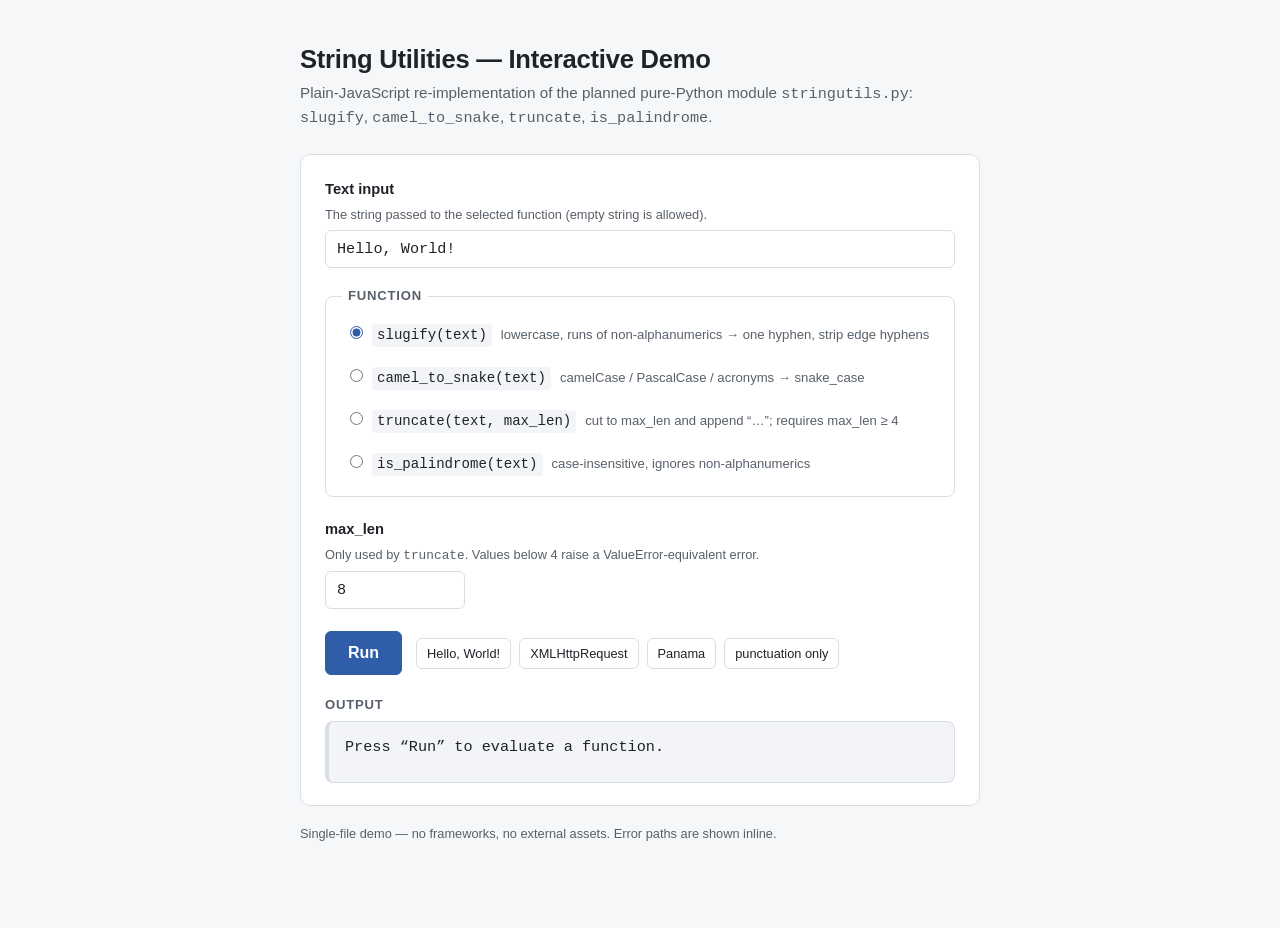
<file: artifacts/frontend/index.html>
<!DOCTYPE html>
<!-- PLAN-ID: AOP-0002230a -->
<html lang="en">
<head>
<meta charset="utf-8">
<meta name="viewport" content="width=device-width, initial-scale=1">
<title>String Utilities &mdash; Interactive Demo</title>
<style>
  :root {
    --bg: #f6f7f9;
    --card: #ffffff;
    --ink: #1f2328;
    --muted: #57606a;
    --line: #d8dee4;
    --accent: #2f5da8;
    --accent-ink: #ffffff;
    --ok-bg: #f2f8f4;
    --ok-line: #bfdccb;
    --err-bg: #fdf2f2;
    --err-line: #e6b1b1;
    --code-bg: #f2f4f7;
  }

  * { box-sizing: border-box; }

  body {
    margin: 0;
    background: var(--bg);
    color: var(--ink);
    font-family: -apple-system, BlinkMacSystemFont, "Segoe UI", Roboto,
                 Helvetica, Arial, sans-serif;
    font-size: 16px;
    line-height: 1.5;
  }

  .wrap {
    max-width: 720px;
    margin: 40px auto;
    padding: 0 20px 48px;
  }

  header h1 {
    font-size: 1.6rem;
    margin: 0 0 4px;
    letter-spacing: -0.01em;
  }

  header p.sub {
    margin: 0 0 24px;
    color: var(--muted);
    font-size: 0.95rem;
  }

  .card {
    background: var(--card);
    border: 1px solid var(--line);
    border-radius: 10px;
    padding: 22px 24px;
  }

  fieldset {
    border: 1px solid var(--line);
    border-radius: 8px;
    margin: 0 0 20px;
    padding: 12px 16px 14px;
  }

  legend {
    font-size: 0.82rem;
    font-weight: 600;
    text-transform: uppercase;
    letter-spacing: 0.06em;
    color: var(--muted);
    padding: 0 6px;
  }

  label { font-weight: 600; font-size: 0.92rem; }

  .field { margin-bottom: 18px; }
  .field:last-of-type { margin-bottom: 0; }

  .hint {
    display: block;
    font-weight: 400;
    font-size: 0.8rem;
    color: var(--muted);
    margin-top: 4px;
  }

  input[type="text"],
  input[type="number"] {
    width: 100%;
    font-family: ui-monospace, SFMono-Regular, Menlo, Consolas, monospace;
    font-size: 0.95rem;
    color: var(--ink);
    background: #fff;
    border: 1px solid var(--line);
    border-radius: 6px;
    padding: 9px 11px;
    margin-top: 6px;
  }

  input[type="number"] { max-width: 140px; }

  input[type="text"]:focus,
  input[type="number"]:focus {
    outline: 2px solid var(--accent);
    outline-offset: 1px;
    border-color: var(--accent);
  }

  .radios { display: grid; gap: 8px; }

  .radios label {
    display: flex;
    align-items: baseline;
    gap: 9px;
    font-weight: 400;
    font-size: 0.94rem;
    padding: 6px 8px;
    border-radius: 6px;
    cursor: pointer;
  }

  .radios label:hover { background: var(--code-bg); }

  .radios input[type="radio"] { margin: 0; accent-color: var(--accent); }

  .radios code {
    font-family: ui-monospace, SFMono-Regular, Menlo, Consolas, monospace;
    font-size: 0.88rem;
    background: var(--code-bg);
    padding: 1px 5px;
    border-radius: 4px;
  }

  .radios .desc { color: var(--muted); font-size: 0.82rem; }

  .actions {
    display: flex;
    align-items: center;
    gap: 14px;
    margin: 22px 0 20px;
    flex-wrap: wrap;
  }

  button {
    font: inherit;
    font-weight: 600;
    color: var(--accent-ink);
    background: var(--accent);
    border: 1px solid var(--accent);
    border-radius: 6px;
    padding: 9px 22px;
    cursor: pointer;
  }

  button:hover { background: #274d8d; }
  button:focus-visible { outline: 2px solid #14315c; outline-offset: 2px; }

  .examples { display: flex; gap: 8px; flex-wrap: wrap; }

  .examples button {
    font-weight: 500;
    font-size: 0.8rem;
    color: var(--ink);
    background: #fff;
    border: 1px solid var(--line);
    padding: 5px 10px;
  }

  .examples button:hover { background: var(--code-bg); }

  .out-label {
    font-size: 0.82rem;
    font-weight: 600;
    text-transform: uppercase;
    letter-spacing: 0.06em;
    color: var(--muted);
    margin-bottom: 6px;
  }

  #output {
    margin: 0;
    border: 1px solid var(--line);
    border-left: 4px solid var(--line);
    border-radius: 8px;
    background: var(--code-bg);
    padding: 14px 16px;
    font-family: ui-monospace, SFMono-Regular, Menlo, Consolas, monospace;
    font-size: 0.95rem;
    min-height: 62px;
    white-space: pre-wrap;
    word-break: break-word;
  }

  #output.is-error {
    background: var(--err-bg);
    border-color: var(--err-line);
    border-left-color: #c94f4f;
    color: #8a2b2b;
  }

  #output.is-ok {
    background: var(--ok-bg);
    border-color: var(--ok-line);
    border-left-color: #3f8a5f;
  }

  #output .call { color: var(--muted); font-size: 0.85rem; display: block; margin-bottom: 6px; }
  #output .value { font-weight: 600; }
  #output.is-error .value { color: #8a2b2b; }

  footer {
    margin-top: 18px;
    color: var(--muted);
    font-size: 0.8rem;
  }
</style>
</head>
<body>
<div class="wrap">
  <header>
    <h1>String Utilities &mdash; Interactive Demo</h1>
    <p class="sub">
      Plain-JavaScript re-implementation of the planned pure-Python module
      <code>stringutils.py</code>: <code>slugify</code>, <code>camel_to_snake</code>,
      <code>truncate</code>, <code>is_palindrome</code>.
    </p>
  </header>

  <main class="card">
    <div class="field">
      <label for="text-input">Text input</label>
      <span class="hint">The string passed to the selected function (empty string is allowed).</span>
      <input type="text" id="text-input" value="Hello, World!" autocomplete="off" spellcheck="false">
    </div>

    <fieldset>
      <legend>Function</legend>
      <div class="radios" id="fn-picker">
        <label>
          <input type="radio" name="fn" value="slugify" checked>
          <code>slugify(text)</code>
          <span class="desc">lowercase, runs of non-alphanumerics &rarr; one hyphen, strip edge hyphens</span>
        </label>
        <label>
          <input type="radio" name="fn" value="camel_to_snake">
          <code>camel_to_snake(text)</code>
          <span class="desc">camelCase / PascalCase / acronyms &rarr; snake_case</span>
        </label>
        <label>
          <input type="radio" name="fn" value="truncate">
          <code>truncate(text, max_len)</code>
          <span class="desc">cut to max_len and append &ldquo;&hellip;&rdquo;; requires max_len &ge; 4</span>
        </label>
        <label>
          <input type="radio" name="fn" value="is_palindrome">
          <code>is_palindrome(text)</code>
          <span class="desc">case-insensitive, ignores non-alphanumerics</span>
        </label>
      </div>
    </fieldset>

    <div class="field" id="maxlen-field">
      <label for="max-len">max_len</label>
      <span class="hint">Only used by <code>truncate</code>. Values below 4 raise a ValueError-equivalent error.</span>
      <input type="number" id="max-len" value="8" step="1" min="-10" max="200">
    </div>

    <div class="actions">
      <button type="button" id="run-btn">Run</button>
      <div class="examples">
        <button type="button" data-example="Hello, World!">Hello, World!</button>
        <button type="button" data-example="XMLHttpRequest">XMLHttpRequest</button>
        <button type="button" data-example="A man, a plan, a canal: Panama!">Panama</button>
        <button type="button" data-example="!!! ,,,">punctuation only</button>
      </div>
    </div>

    <div class="out-label">Output</div>
    <pre id="output" role="status" aria-live="polite">Press &ldquo;Run&rdquo; to evaluate a function.</pre>
  </main>

  <footer>
    Single-file demo &mdash; no frameworks, no external assets. Error paths are shown inline.
  </footer>
</div>

<script>
"use strict";

/* ------------------------------------------------------------------ *
 * Pure function implementations (mirror of the planned Python module)  *
 * ------------------------------------------------------------------ */

/** ValueError-equivalent error type used by truncate(). */
function ValueError(message) {
  this.name = "ValueError";
  this.message = message;
}
ValueError.prototype = Object.create(Error.prototype);
ValueError.prototype.constructor = ValueError;

/**
 * slugify(text) -> string
 * Lowercase the input, replace every run of one or more characters that are
 * not ASCII alphanumeric ([a-z0-9] after lowercasing) with exactly one "-",
 * then strip leading and trailing "-".
 * Equivalent to: re.sub(r'[^a-z0-9]+', '-', text.lower()).strip('-')
 */
function slugify(text) {
  return String(text)
    .toLowerCase()
    .replace(/[^a-z0-9]+/g, "-")
    .replace(/^-+|-+$/g, "");
}

/**
 * camel_to_snake(text) -> string
 * Canonical two-pass transform:
 *   1. insert "_" between any char and an uppercase letter that starts a
 *      lowercase run (acronym -> word boundary, e.g. HTTPResponse),
 *   2. insert "_" between a lowercase letter/digit and an uppercase letter
 *      (camelCase, version2Update),
 * then lowercase the result.
 */
function camel_to_snake(text) {
  return String(text)
    .replace(/(.)([A-Z][a-z]+)/g, "$1_$2")
    .replace(/([a-z0-9])([A-Z])/g, "$1_$2")
    .toLowerCase();
}

/**
 * truncate(text, max_len) -> string
 * Raises ValueError (via throw) when max_len < 4. Returns text unchanged when
 * len(text) <= max_len; otherwise text.slice(0, max_len - 3) + "...", whose
 * length is exactly max_len and which always ends with "...".
 */
function truncate(text, max_len) {
  text = String(text);
  if (max_len < 4) {
    throw new ValueError(
      "max_len must be >= 4 (ellipsis is 3 chars), got " + String(max_len)
    );
  }
  if (text.length <= max_len) {
    return text;
  }
  return text.slice(0, max_len - 3) + "...";
}

/**
 * is_palindrome(text) -> boolean
 * Keep only alphanumeric characters, lowercase them, and compare with the
 * reversed string. Empty / non-alphanumeric-only input normalizes to "" and
 * is therefore a palindrome (true).
 */
function is_palindrome(text) {
  var normalized = String(text)
    .toLowerCase()
    .replace(/[^\p{L}\p{N}]/gu, "");
  return normalized === normalized.split("").reverse().join("");
}

/* ------------------------------------------------------------------ *
 * Demo wiring                                                         *
 * ------------------------------------------------------------------ */

(function () {
  var textInput = document.getElementById("text-input");
  var maxLenInput = document.getElementById("max-len");
  var runBtn = document.getElementById("run-btn");
  var output = document.getElementById("output");
  var picker = document.getElementById("fn-picker");

  function selectedFunction() {
    var checked = picker.querySelector('input[name="fn"]:checked');
    return checked ? checked.value : "slugify";
  }

  function quote(value) {
    if (typeof value === "boolean") {
      return value ? "True" : "False";
    }
    return JSON.stringify(value);
  }

  function showOk(callText, result) {
    output.className = "is-ok";
    output.textContent = "";
    var call = document.createElement("span");
    call.className = "call";
    call.textContent = callText;
    var value = document.createElement("span");
    value.className = "value";
    value.textContent = quote(result);
    output.appendChild(call);
    output.appendChild(value);
  }

  function showError(callText, message) {
    output.className = "is-error";
    output.textContent = "";
    var call = document.createElement("span");
    call.className = "call";
    call.textContent = callText;
    var value = document.createElement("span");
    value.className = "value";
    value.textContent = message;
    output.appendChild(call);
    output.appendChild(value);
  }

  function run() {
    var fnName = selectedFunction();
    var text = textInput.value;

    if (fnName === "truncate") {
      var raw = maxLenInput.value.trim();
      var maxLen = raw === "" ? NaN : Number(raw);

      var callText = "truncate(" + JSON.stringify(text) + ", " +
        (raw === "" ? "<empty>" : String(maxLen)) + ")";

      if (raw === "" || !isFinite(maxLen) || Math.floor(maxLen) !== maxLen) {
        showError(callText,
          "InputError: max_len must be an integer (got \"" + raw + "\").");
        return;
      }

      try {
        showOk(callText, truncate(text, maxLen));
      } catch (err) {
        if (err && err.name === "ValueError") {
          showError(callText, "ValueError: " + err.message);
        } else {
          throw err;
        }
      }
      return;
    }

    var impl = { slugify: slugify, camel_to_snake: camel_to_snake,
                 is_palindrome: is_palindrome }[fnName];
    showOk(fnName + "(" + JSON.stringify(text) + ")", impl(text));
  }

  runBtn.addEventListener("click", run);

  textInput.addEventListener("keydown", function (ev) {
    if (ev.key === "Enter") {
      ev.preventDefault();
      run();
    }
  });

  Array.prototype.forEach.call(
    document.querySelectorAll(".examples button"),
    function (btn) {
      btn.addEventListener("click", function () {
        textInput.value = btn.getAttribute("data-example");
        textInput.focus();
        run();
      });
    }
  );
})();
</script>
</body>
</html>
</file>
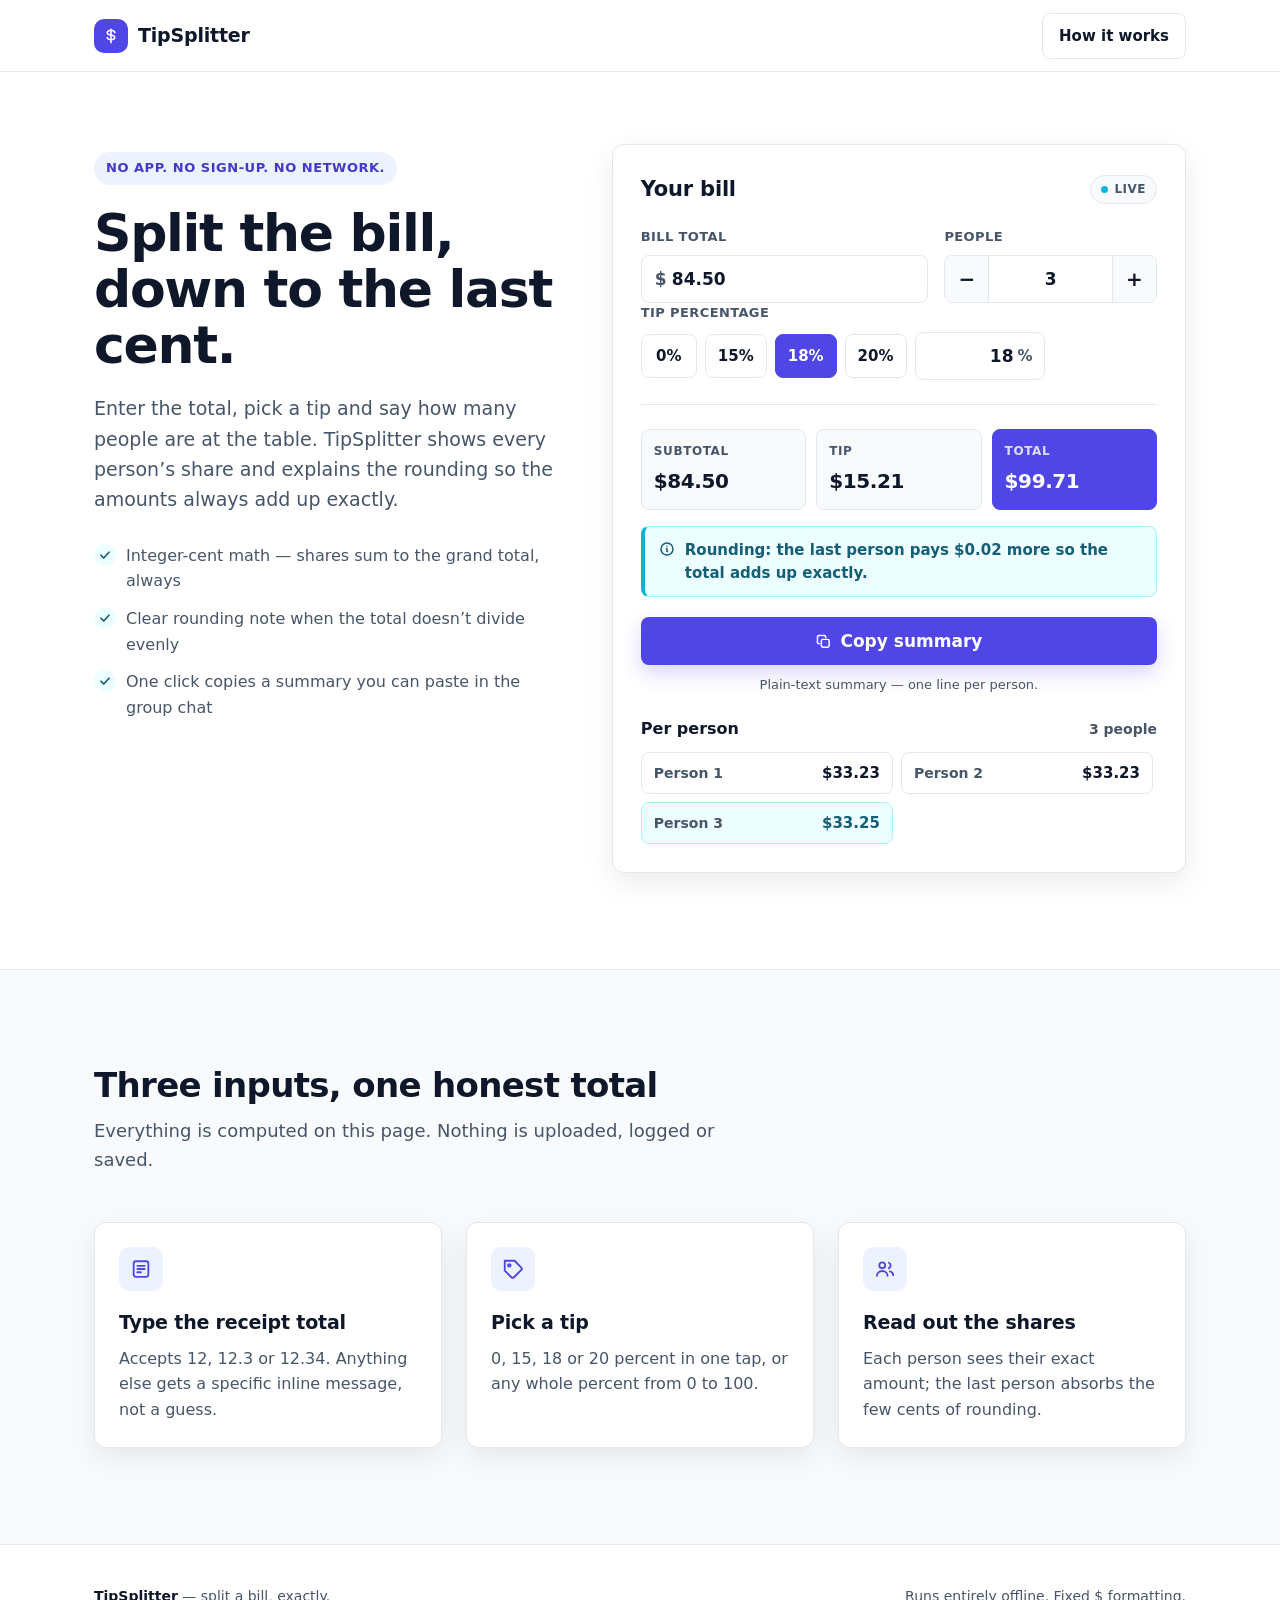
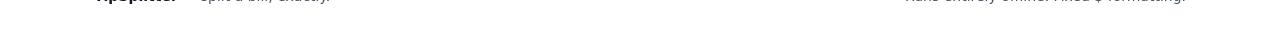
<file: deliverables/tipsplitter/index.html>
<!DOCTYPE html>
<html lang="en">
<head>
<meta charset="utf-8" />
<meta name="viewport" content="width=device-width, initial-scale=1" />
<title>TipSplitter — split a restaurant bill in seconds</title>
<meta name="description" content="Split a restaurant bill among any number of people, with tip, per-person shares and an exact rounding note. No account, no network, no install." />
<link rel="icon" href="data:," />
<link rel="stylesheet" href="styles.css" />
</head>
<body>
<a class="skip-link" href="#tool">Skip to the bill splitter</a>

<header class="nav">
  <div class="container nav__inner">
    <a class="logo" href="#top" aria-label="TipSplitter home">
      <span class="logo__mark" aria-hidden="true">
        <svg width="18" height="18" viewBox="0 0 24 24" fill="none" stroke="currentColor" stroke-width="2.1" stroke-linecap="round" stroke-linejoin="round">
          <path d="M12 3v18" />
          <path d="M17 7.5c0-1.9-2.2-3-5-3s-5 1.1-5 3 2.2 2.7 5 3.2 5 1.3 5 3.3-2.2 3-5 3-5-1.1-5-3" />
        </svg>
      </span>
      TipSplitter
    </a>
    <a class="btn--ghost nav__link" href="#how">How it works</a>
  </div>
</header>

<main id="top">
  <section class="hero">
    <div class="container hero__grid">
      <div class="hero__copy">
        <p class="eyebrow">No app. No sign-up. No network.</p>
        <h1>Split the bill, down to the last cent.</h1>
        <p class="lede">
          Enter the total, pick a tip and say how many people are at the table.
          TipSplitter shows every person&rsquo;s share and explains the rounding
          so the amounts always add up exactly.
        </p>
        <ul class="hero__bullets">
          <li>
            <span class="check" aria-hidden="true">
              <svg width="12" height="12" viewBox="0 0 24 24" fill="none" stroke="currentColor" stroke-width="3.4" stroke-linecap="round" stroke-linejoin="round"><path d="M4 12.5l5.5 5.5L20 6.5" /></svg>
            </span>
            Integer-cent math — shares sum to the grand total, always
          </li>
          <li>
            <span class="check" aria-hidden="true">
              <svg width="12" height="12" viewBox="0 0 24 24" fill="none" stroke="currentColor" stroke-width="3.4" stroke-linecap="round" stroke-linejoin="round"><path d="M4 12.5l5.5 5.5L20 6.5" /></svg>
            </span>
            Clear rounding note when the total doesn&rsquo;t divide evenly
          </li>
          <li>
            <span class="check" aria-hidden="true">
              <svg width="12" height="12" viewBox="0 0 24 24" fill="none" stroke="currentColor" stroke-width="3.4" stroke-linecap="round" stroke-linejoin="round"><path d="M4 12.5l5.5 5.5L20 6.5" /></svg>
            </span>
            One click copies a summary you can paste in the group chat
          </li>
        </ul>
      </div>

      <section class="card tool" id="tool" aria-labelledby="toolTitle">
        <div class="tool__head">
          <h2 id="toolTitle">Your bill</h2>
          <span class="pill"><span class="dot" aria-hidden="true"></span>Live</span>
        </div>

        <form id="splitForm" novalidate autocomplete="off">
          <div class="field-grid">
            <div class="field">
              <label for="bill">Bill total</label>
              <div class="input-wrap">
                <span class="prefix" aria-hidden="true">$</span>
                <input class="input input--money" id="bill" name="bill" type="text"
                       inputmode="decimal" placeholder="42.50" value="84.50"
                       aria-describedby="billError" />
              </div>
              <p class="error" id="billError" role="alert" hidden></p>
            </div>

            <div class="field">
              <label for="people">People</label>
              <div class="stepper">
                <button class="step" type="button" id="peopleDown" aria-label="Fewer people">&minus;</button>
                <input class="input input--stepper" id="people" name="people" type="text"
                       inputmode="numeric" value="3" aria-describedby="peopleError" />
                <button class="step" type="button" id="peopleUp" aria-label="More people">+</button>
              </div>
              <p class="error" id="peopleError" role="alert" hidden></p>
            </div>
          </div>

          <div class="field">
            <label for="tip">Tip percentage</label>
            <div class="tip-row">
              <button class="preset" type="button" data-tip="0" aria-pressed="false">0%</button>
              <button class="preset" type="button" data-tip="15" aria-pressed="false">15%</button>
              <button class="preset" type="button" data-tip="18" aria-pressed="true">18%</button>
              <button class="preset" type="button" data-tip="20" aria-pressed="false">20%</button>
              <span class="tip-custom">
                <input class="input" id="tip" name="tip" type="text" inputmode="numeric"
                       value="18" aria-describedby="tipError" />
                <span class="suffix" aria-hidden="true">%</span>
              </span>
            </div>
            <p class="error" id="tipError" role="alert" hidden></p>
          </div>
        </form>

        <div class="results" id="results">
          <p class="error" id="fatalError" role="alert" hidden></p>
          <p class="empty" id="emptyState">Enter a bill total to see how it splits.</p>

          <div class="results__body" id="resultsBody" hidden>
            <dl class="stats">
              <div class="stat">
                <dt>Subtotal</dt>
                <dd id="subtotalOut">$0.00</dd>
              </div>
              <div class="stat">
                <dt>Tip</dt>
                <dd id="tipOut">$0.00</dd>
              </div>
              <div class="stat stat--total">
                <dt>Total</dt>
                <dd id="grandOut">$0.00</dd>
              </div>
            </dl>

            <p class="note" id="noteOut" hidden>
              <svg width="16" height="16" viewBox="0 0 24 24" fill="none" stroke="currentColor" stroke-width="2.2" stroke-linecap="round" stroke-linejoin="round" aria-hidden="true">
                <circle cx="12" cy="12" r="9" />
                <path d="M12 8h.01M11.2 11.5h.8v4.2h.8" />
              </svg>
              <span id="noteText"></span>
            </p>

            <div class="copy-row">
              <button class="btn btn--primary" id="copyBtn" type="button">
                <svg width="17" height="17" viewBox="0 0 24 24" fill="none" stroke="currentColor" stroke-width="2.1" stroke-linecap="round" stroke-linejoin="round" aria-hidden="true">
                  <rect x="9" y="9" width="11" height="11" rx="2.2" />
                  <path d="M6.5 15H5.2A1.7 1.7 0 0 1 3.5 13.3V5.2A1.7 1.7 0 0 1 5.2 3.5h8.1A1.7 1.7 0 0 1 15 5.2v1.3" />
                </svg>
                <span id="copyLabel">Copy summary</span>
              </button>
              <p class="hint">Plain-text summary — one line per person.</p>
            </div>

            <div class="people">
              <div class="people__head">
                <h3 id="peopleTitle">Per person</h3>
                <span class="people__count" id="peopleCount"></span>
              </div>
              <ul class="people__list" id="peopleList" aria-labelledby="peopleTitle"></ul>
            </div>
          </div>

          <p class="sr-only" id="resultsStatus" role="status" aria-live="polite"></p>
        </div>
        <p class="sr-only" id="copyStatus" role="status" aria-live="polite"></p>
      </section>
    </div>
  </section>

  <section class="section section--alt" id="how">
    <div class="container">
      <div class="section__head">
        <h2>Three inputs, one honest total</h2>
        <p>Everything is computed on this page. Nothing is uploaded, logged or saved.</p>
      </div>
      <div class="grid-3">
        <article class="feature-card">
          <span class="feature-card__icon" aria-hidden="true">
            <svg width="22" height="22" viewBox="0 0 24 24" fill="none" stroke="currentColor" stroke-width="2" stroke-linecap="round" stroke-linejoin="round">
              <rect x="4" y="3.5" width="16" height="17" rx="2.4" />
              <path d="M8 8.5h8M8 12h8M8 15.5h4" />
            </svg>
          </span>
          <h3>Type the receipt total</h3>
          <p>Accepts 12, 12.3 or 12.34. Anything else gets a specific inline message, not a guess.</p>
        </article>
        <article class="feature-card">
          <span class="feature-card__icon" aria-hidden="true">
            <svg width="22" height="22" viewBox="0 0 24 24" fill="none" stroke="currentColor" stroke-width="2" stroke-linecap="round" stroke-linejoin="round">
              <path d="M20.6 13.4 13 21a2 2 0 0 1-2.8 0L3 13.8V3h10.8L21 10.4a2 2 0 0 1 0 2.8Z" />
              <circle cx="8" cy="8" r="1.4" />
            </svg>
          </span>
          <h3>Pick a tip</h3>
          <p>0, 15, 18 or 20 percent in one tap, or any whole percent from 0 to 100.</p>
        </article>
        <article class="feature-card">
          <span class="feature-card__icon" aria-hidden="true">
            <svg width="22" height="22" viewBox="0 0 24 24" fill="none" stroke="currentColor" stroke-width="2" stroke-linecap="round" stroke-linejoin="round">
              <circle cx="9" cy="8" r="3.2" />
              <path d="M3.2 19.4c0-3.1 2.6-5.2 5.8-5.2s5.8 2.1 5.8 5.2" />
              <path d="M16.2 5.2a3.2 3.2 0 0 1 0 5.9M17.4 14.6c2.1.5 3.5 2.1 3.5 4.3" />
            </svg>
          </span>
          <h3>Read out the shares</h3>
          <p>Each person sees their exact amount; the last person absorbs the few cents of rounding.</p>
        </article>
      </div>
    </div>
  </section>
</main>

<footer class="footer">
  <div class="container footer__inner">
    <p><strong>TipSplitter</strong> — split a bill, exactly.</p>
    <p>Runs entirely offline. Fixed $ formatting.</p>
  </div>
</footer>

<script>
(function () {
  'use strict';

  /* ======================================================================
     [A] MATH MIRROR — SPEC.md §5/§6.
     Pure functions only: no DOM access, no globals. All money values are
     integer cents. This is the ONLY place in this file that does arithmetic
     on money.
     ====================================================================== */

  function parseDollarsToCents(value) {
    var s = String(value === null || value === undefined ? '' : value).trim();
    if (!/^\d+(\.\d{1,2})?$/.test(s)) {
      throw new Error('Enter a valid amount like 42.50');
    }
    var parts = s.split('.');
    var dollars = parts[0].replace(/^0+(?=\d)/, '');
    if (dollars.length > 9) {
      throw new Error('That amount is too large');
    }
    var frac = parts.length > 1 ? parts[1] : '';
    while (frac.length < 2) { frac += '0'; }
    return parseInt(dollars, 10) * 100 + parseInt(frac, 10);
  }

  function formatCents(cents) {
    if (typeof cents !== 'number' || !isFinite(cents) || Math.floor(cents) !== cents) {
      throw new Error('format_cents expects an integer number of cents');
    }
    var neg = cents < 0;
    var abs = neg ? -cents : cents;
    var whole = Math.floor(abs / 100);
    var frac = abs % 100;
    return (neg ? '-' : '') + String(whole) + '.' + (frac < 10 ? '0' : '') + String(frac);
  }

  function splitBill(totalCents, tipPercent, numPeople) {
    if (Math.floor(totalCents) !== totalCents || totalCents < 0) {
      throw new Error('total_cents must be an integer >= 0');
    }
    if (Math.floor(tipPercent) !== tipPercent || tipPercent < 0 || tipPercent > 100) {
      throw new Error('tip_percent must be an integer between 0 and 100');
    }
    if (Math.floor(numPeople) !== numPeople || numPeople < 1 || numPeople > 50) {
      throw new Error('num_people must be an integer between 1 and 50');
    }

    // round-half-up, integer arithmetic only (SPEC.md §6)
    var tipCents = Math.floor((totalCents * tipPercent + 50) / 100);
    var grandCents = totalCents + tipCents;
    var base = Math.floor(grandCents / numPeople);
    var adjustment = grandCents % numPeople;

    var shares = [];
    for (var i = 0; i < numPeople; i += 1) { shares.push(base); }
    shares[numPeople - 1] += adjustment;

    var note = adjustment === 0
      ? null
      : 'Rounding: the last person pays $' + formatCents(adjustment) +
        ' more so the total adds up exactly.';

    return {
      tip_cents: tipCents,
      grand_cents: grandCents,
      per_person_base_cents: base,
      shares_cents: shares,
      last_person_adjustment_cents: adjustment,
      note: note
    };
  }

  function formatMoney(cents) {
    return '$' + formatCents(cents);
  }

  /* ======================================================================
     [B] APP — DOM wiring. Calls [A] for every number it renders.
     ====================================================================== */

  var GOLDEN = [
    { id: 'GV-1', total: 8450, tip: 18, people: 3, tip_cents: 1521, grand_cents: 9971, shares: [3323, 3323, 3325], adjustment: 2 },
    { id: 'GV-2', total: 10000, tip: 20, people: 4, tip_cents: 2000, grand_cents: 12000, shares: [3000, 3000, 3000, 3000], adjustment: 0 },
    { id: 'GV-3', total: 1, tip: 0, people: 1, tip_cents: 0, grand_cents: 1, shares: [1], adjustment: 0 },
    { id: 'GV-4', total: 999, tip: 100, people: 7, tip_cents: 999, grand_cents: 1998, shares: [285, 285, 285, 285, 285, 285, 288], adjustment: 3 }
  ];

  function sameList(a, b) {
    if (a.length !== b.length) { return false; }
    for (var i = 0; i < a.length; i += 1) { if (a[i] !== b[i]) { return false; } }
    return true;
  }

  function sumList(list) {
    var total = 0;
    for (var i = 0; i < list.length; i += 1) { total += list[i]; }
    return total;
  }

  // Dev-only parity self-check: GV-1..GV-4 plus the parse/format contract.
  function selfCheck() {
    var i, r;

    for (i = 0; i < GOLDEN.length; i += 1) {
      r = splitBill(GOLDEN[i].total, GOLDEN[i].tip, GOLDEN[i].people);
      if (r.tip_cents !== GOLDEN[i].tip_cents) { throw new Error(GOLDEN[i].id + ' tip_cents'); }
      if (r.grand_cents !== GOLDEN[i].grand_cents) { throw new Error(GOLDEN[i].id + ' grand_cents'); }
      if (!sameList(r.shares_cents, GOLDEN[i].shares)) { throw new Error(GOLDEN[i].id + ' shares_cents'); }
      if (r.last_person_adjustment_cents !== GOLDEN[i].adjustment) { throw new Error(GOLDEN[i].id + ' adjustment'); }
      if (sumList(r.shares_cents) !== r.grand_cents) { throw new Error(GOLDEN[i].id + ' invariant 1'); }
      if (r.last_person_adjustment_cents !== r.grand_cents % GOLDEN[i].people) { throw new Error(GOLDEN[i].id + ' invariant 2'); }
      if (!(r.last_person_adjustment_cents >= 0 && r.last_person_adjustment_cents < GOLDEN[i].people)) { throw new Error(GOLDEN[i].id + ' invariant 3'); }
      if ((r.note === null) !== (r.last_person_adjustment_cents === 0)) { throw new Error(GOLDEN[i].id + ' note'); }
    }

    var parseOk = [
      ['84.50', 8450], ['12', 1200], ['12.3', 1230], ['0', 0], ['0.05', 5], ['1000', 100000]
    ];
    for (i = 0; i < parseOk.length; i += 1) {
      if (parseDollarsToCents(parseOk[i][0]) !== parseOk[i][1]) {
        throw new Error('parse ' + parseOk[i][0]);
      }
    }
    var parseBad = ['', 'abc', '-5', '12.345', '1,000', '  ', '1.2.3', '.5', '12.', '$12'];
    for (i = 0; i < parseBad.length; i += 1) {
      var threw = false;
      try { parseDollarsToCents(parseBad[i]); } catch (e) { threw = true; }
      if (!threw) { throw new Error('parse should reject: ' + parseBad[i]); }
    }

    if (formatCents(9971) !== '99.71') { throw new Error('format 9971'); }
    if (formatCents(1234) !== '12.34') { throw new Error('format 1234'); }
    if (formatCents(0) !== '0.00') { throw new Error('format 0'); }
    if (formatCents(5) !== '0.05') { throw new Error('format 5'); }

    return true;
  }

  var els = {
    form: document.getElementById('splitForm'),
    bill: document.getElementById('bill'),
    tip: document.getElementById('tip'),
    people: document.getElementById('people'),
    peopleUp: document.getElementById('peopleUp'),
    peopleDown: document.getElementById('peopleDown'),
    billError: document.getElementById('billError'),
    tipError: document.getElementById('tipError'),
    peopleError: document.getElementById('peopleError'),
    fatalError: document.getElementById('fatalError'),
    emptyState: document.getElementById('emptyState'),
    resultsBody: document.getElementById('resultsBody'),
    subtotalOut: document.getElementById('subtotalOut'),
    tipOut: document.getElementById('tipOut'),
    grandOut: document.getElementById('grandOut'),
    noteOut: document.getElementById('noteOut'),
    noteText: document.getElementById('noteText'),
    peopleList: document.getElementById('peopleList'),
    peopleCount: document.getElementById('peopleCount'),
    copyBtn: document.getElementById('copyBtn'),
    copyLabel: document.getElementById('copyLabel'),
    copyStatus: document.getElementById('copyStatus'),
    resultsStatus: document.getElementById('resultsStatus'),
    presets: Array.prototype.slice.call(document.querySelectorAll('.preset'))
  };

  var lastValid = null;   // { request, result } rendered most recently
  var mathBroken = false; // set when the self-check fails
  var copyTimer = null;
  var inUpdate = false;

  function setError(node, message, input) {
    if (message) {
      node.textContent = message;
      node.hidden = false;
      if (input) { input.setAttribute('aria-invalid', 'true'); }
    } else {
      node.textContent = '';
      node.hidden = true;
      if (input) { input.removeAttribute('aria-invalid'); }
    }
  }

  function readBill() {
    var raw = els.bill.value;
    if (String(raw).trim() === '') {
      return { error: 'Enter a bill total, e.g. 42.50' };
    }
    try {
      return { cents: parseDollarsToCents(raw) };
    } catch (e) {
      return { error: e.message };
    }
  }

  function readTip() {
    var raw = String(els.tip.value).trim();
    if (raw === '') { return { error: 'Enter a tip percent from 0 to 100' }; }
    if (!/^\d+$/.test(raw)) { return { error: 'Use a whole number from 0 to 100' }; }
    var n = parseInt(raw, 10);
    if (n < 0) { return { error: 'Tip cannot be negative' }; }
    if (n > 100) { return { error: 'Tip cannot be more than 100%' }; }
    return { value: n };
  }

  function readPeople() {
    var raw = String(els.people.value).trim();
    if (raw === '') { return { error: 'At least 1 person required' }; }
    if (!/^\d+$/.test(raw)) { return { error: 'Enter a whole number of people' }; }
    var n = parseInt(raw, 10);
    if (n < 1) { return { error: 'At least 1 person required' }; }
    if (n > 50) { return { error: 'At most 50 people' }; }
    return { value: n };
  }

  function syncPresets(tipValue) {
    for (var i = 0; i < els.presets.length; i += 1) {
      var pressed = String(tipValue) === els.presets[i].getAttribute('data-tip');
      els.presets[i].setAttribute('aria-pressed', pressed ? 'true' : 'false');
    }
  }

  function renderPeopleList(result) {
    var list = els.peopleList;
    var count = result.shares_cents.length;
    var lastIndex = count - 1;

    while (list.firstChild) { list.removeChild(list.firstChild); }

    var frag = document.createDocumentFragment();
    for (var i = 0; i < count; i += 1) {
      var li = document.createElement('li');
      li.className = 'person' + (i === lastIndex && result.last_person_adjustment_cents > 0 ? ' person--adjusted' : '');

      var name = document.createElement('span');
      name.className = 'person__name';
      name.textContent = 'Person ' + (i + 1);

      var amount = document.createElement('span');
      amount.className = 'person__amount';
      amount.textContent = formatMoney(result.shares_cents[i]);

      li.appendChild(name);
      li.appendChild(amount);
      frag.appendChild(li);
    }
    list.appendChild(frag);

    els.peopleCount.textContent = count === 1 ? '1 person' : count + ' people';
  }

  function render(request, result) {
    els.subtotalOut.textContent = formatMoney(request.total_cents);
    els.tipOut.textContent = formatMoney(result.tip_cents);
    els.grandOut.textContent = formatMoney(result.grand_cents);

    if (result.note) {
      els.noteText.textContent = result.note;
      els.noteOut.hidden = false;
    } else {
      els.noteText.textContent = '';
      els.noteOut.hidden = true;
    }

    renderPeopleList(result);

    els.emptyState.hidden = true;
    els.resultsBody.hidden = false;
    els.copyBtn.disabled = false;

    announce(request, result);
  }

  // Announce a single concise sentence instead of the whole (up to 50-row)
  // results block, so screen readers are not flooded on every keystroke.
  function announce(request, result) {
    var n = result.shares_cents.length;
    var text = 'Total ' + formatMoney(result.grand_cents) +
      ', including ' + formatMoney(result.tip_cents) + ' tip. ' +
      (n === 1 ? 'One person pays ' : 'Each of ' + n + ' people pays ') +
      formatMoney(result.per_person_base_cents) + '. ' +
      (result.note || 'The split is exact.');
    if (els.resultsStatus.textContent !== text) {
      els.resultsStatus.textContent = text;
    }
  }

  function buildSummary(request, result) {
    var lines = [
      'TipSplitter — bill ' + formatMoney(request.total_cents) +
        ', tip ' + request.tip_percent + '% (' + formatMoney(result.tip_cents) + ')' +
        ', total ' + formatMoney(result.grand_cents)
    ];
    for (var i = 0; i < result.shares_cents.length; i += 1) {
      lines.push('Person ' + (i + 1) + ': ' + formatMoney(result.shares_cents[i]));
    }
    if (result.note) { lines.push(result.note); }
    return lines.join('\n');
  }

  function update() {
    if (mathBroken || inUpdate) { return; }
    inUpdate = true;
    try {
      updateNow();
    } finally {
      inUpdate = false;
    }
  }

  function updateNow() {
    var bill = readBill();
    var tip = readTip();
    var people = readPeople();

    setError(els.billError, bill.error, els.bill);
    setError(els.tipError, tip.error, els.tip);
    setError(els.peopleError, people.error, els.people);

    if (people.error === undefined) {
      els.peopleUp.disabled = people.value >= 50;
      els.peopleDown.disabled = people.value <= 1;
    } else {
      els.peopleUp.disabled = false;
      els.peopleDown.disabled = false;
    }

    if (bill.error || tip.error || people.error) {
      // Invalid input: no new calculation. Previously rendered results stay
      // visible and remain internally consistent (SPEC.md J3).
      copyStatusClear();
      return;
    }

    try {
      var request = { total_cents: bill.cents, tip_percent: tip.value, num_people: people.value };
      var result = splitBill(request.total_cents, request.tip_percent, request.num_people);
      lastValid = { request: request, result: result };
      render(request, result);
    } catch (e) {
      showFatal('Could not calculate: ' + e.message);
    }
  }

  function copyStatusClear() {
    els.copyStatus.textContent = '';
  }

  function showFatal(message) {
    mathBroken = true;
    els.fatalError.textContent = message;
    els.fatalError.hidden = false;
    els.emptyState.hidden = true;
    els.resultsBody.hidden = true;
    els.copyBtn.disabled = true;
  }

  function resetCopyLabel() {
    els.copyBtn.classList.remove('btn--copied');
    els.copyLabel.textContent = 'Copy summary';
  }

  function copyFallback(text) {
    var area = document.createElement('textarea');
    area.value = text;
    area.setAttribute('readonly', 'readonly');
    area.style.position = 'fixed';
    area.style.top = '-1000px';
    area.style.opacity = '0';
    document.body.appendChild(area);
    area.select();
    var ok = false;
    try { ok = document.execCommand('copy'); } catch (e) { ok = false; }
    document.body.removeChild(area);
    return ok;
  }

  function onCopy() {
    if (!lastValid || mathBroken) { return; }
    var text = buildSummary(lastValid.request, lastValid.result);

    function done(ok) {
      if (ok) {
        els.copyBtn.classList.add('btn--copied');
        els.copyLabel.textContent = 'Copied \u2713';
        els.copyStatus.textContent = 'Summary copied to the clipboard.';
      } else {
        resetCopyLabel();
        els.copyStatus.textContent = 'Copy was blocked by the browser. Select the amounts and copy manually.';
      }
      if (copyTimer) { clearTimeout(copyTimer); }
      copyTimer = setTimeout(function () {
        resetCopyLabel();
        copyStatusClear();
      }, 2000);
    }

    if (navigator.clipboard && typeof navigator.clipboard.writeText === 'function') {
      navigator.clipboard.writeText(text).then(function () { done(true); }, function () {
        done(copyFallback(text));
      });
    } else {
      done(copyFallback(text));
    }
  }

  function bind() {
    ['input', 'change'].forEach(function (evt) {
      els.bill.addEventListener(evt, function () { update(); });
      els.tip.addEventListener(evt, function () {
        syncPresets(String(els.tip.value).trim());
        update();
      });
      els.people.addEventListener(evt, function () { update(); });
    });

    els.presets.forEach(function (btn) {
      btn.addEventListener('click', function () {
        els.tip.value = btn.getAttribute('data-tip');
        syncPresets(els.tip.value);
        update();
        els.tip.focus();
      });
    });

    function bump(delta) {
      var current = parseInt(String(els.people.value).trim(), 10);
      if (isNaN(current) || current < 1) { current = 1; }
      var next = current + delta;
      if (next < 1) { next = 1; }
      if (next > 50) { next = 50; }
      els.people.value = String(next);
      update();
    }

    els.peopleUp.addEventListener('click', function () { bump(1); });
    els.peopleDown.addEventListener('click', function () { bump(-1); });

    els.form.addEventListener('submit', function (e) { e.preventDefault(); update(); });
    els.copyBtn.addEventListener('click', onCopy);
  }

  function init() {
    bind();

    var ok = false;
    try {
      ok = selfCheck();
    } catch (e) {
      ok = false;
      if (window.console && console.error) { console.error('TipSplitter self-check: FAILED', e); }
    }

    if (!ok) {
      showFatal('Self-check failed: the split calculation did not match its golden vectors. Results are disabled.');
      return;
    }

    if (window.console && console.log) { console.log('TipSplitter self-check: OK'); }

    syncPresets(els.tip.value);
    update();
  }

  if (document.readyState === 'loading') {
    document.addEventListener('DOMContentLoaded', init);
  } else {
    init();
  }
}());
</script>
</body>
</html>
</file>
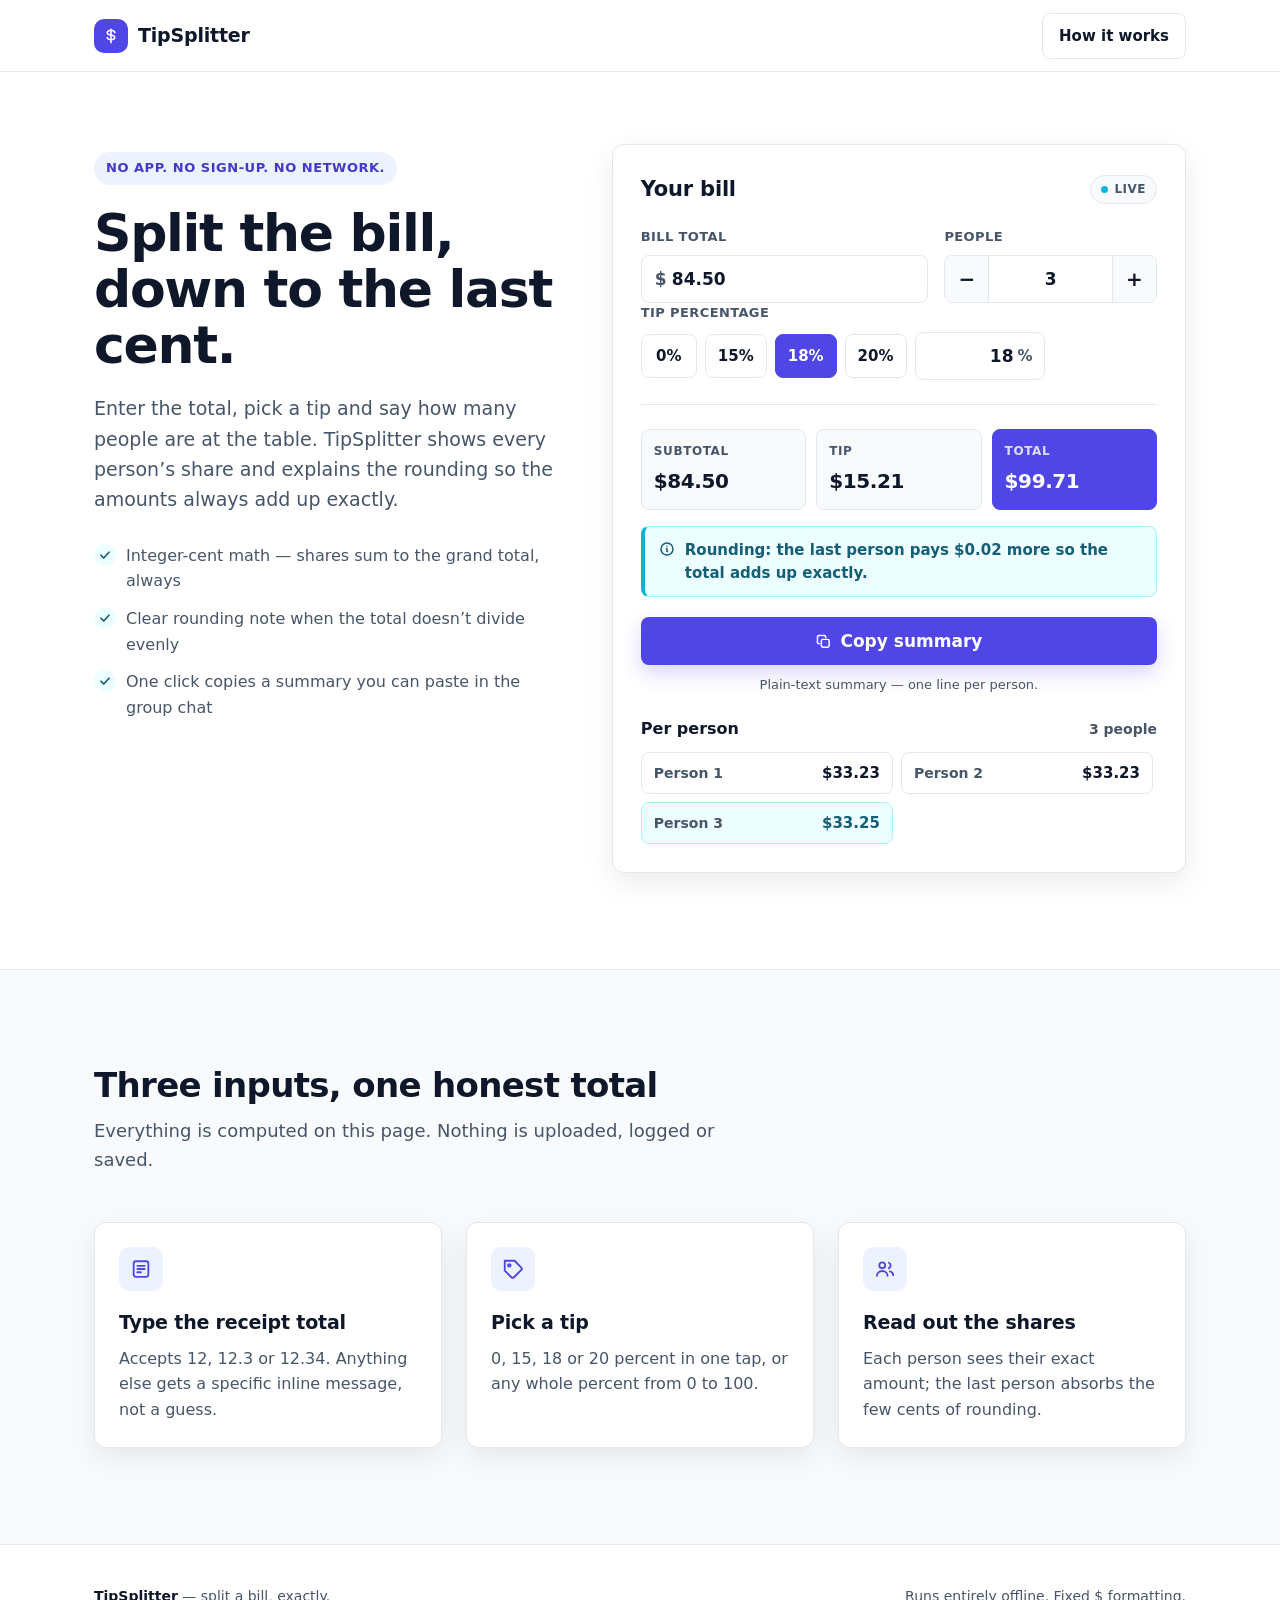
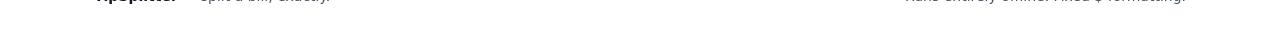
<file: deliverables/tipsplitter/tipsplitter.html>
<!DOCTYPE html>
<html lang="en">
<head>
<meta charset="utf-8" />
<meta name="viewport" content="width=device-width, initial-scale=1" />
<title>TipSplitter — split a restaurant bill in seconds</title>
<meta name="description" content="Split a restaurant bill among any number of people, with tip, per-person shares and an exact rounding note. No account, no network, no install." />
<link rel="icon" href="data:," />
<style>
/* TipSplitter — clean-landing-v1
   Tokens are copied verbatim from design/design-system.json.
   No external fonts, no network requests, no build step. */

:root {
  /* --- clean-landing-v1 tokens --- */
  --color-bg: #ffffff;
  --color-surface-alt: #f8fafc;
  --color-primary: #4f46e5;
  --color-primary-hover: #4338ca;
  --color-accent: #06b6d4;
  --color-text: #0f172a;
  --color-text-muted: #475569;
  --color-border: #e2e8f0;
  --font-family: 'Inter', 'Segoe UI', system-ui, sans-serif;
  --font-size-hero: 52px;
  --font-size-h2: 34px;
  --font-size-base: 17px;
  --spacing-unit: 8px;
  --radius: 12px;
  --shadow-card: 0 10px 30px rgba(2, 6, 23, 0.08);

  /* --- derived values (not new brand colours) --- */
  --color-primary-soft: #eef2ff;
  --color-accent-soft: #ecfeff;
  --color-accent-ink: #155e75;
  --color-danger: #b91c1c;
  --color-danger-soft: #fef2f2;
  --color-success: #15803d;
  --radius-sm: 8px;
  --focus-ring: 0 0 0 3px rgba(79, 70, 229, 0.35);
  --container: 1140px;
  --nav-h: 72px;
}

*,
*::before,
*::after {
  box-sizing: border-box;
}

html {
  -webkit-text-size-adjust: 100%;
  scroll-behavior: smooth;
  scroll-padding-top: calc(var(--nav-h) + 16px);
}

body {
  margin: 0;
  background: var(--color-bg);
  color: var(--color-text);
  font-family: var(--font-family);
  font-size: var(--font-size-base);
  line-height: 1.6;
  -webkit-font-smoothing: antialiased;
  overflow-x: hidden;
}

h1,
h2,
h3,
p,
dl,
dd,
figure {
  margin: 0;
}

ul {
  margin: 0;
  padding: 0;
  list-style: none;
}

a {
  color: var(--color-primary);
  text-decoration: none;
}

a:hover {
  color: var(--color-primary-hover);
  text-decoration: underline;
}

:focus-visible {
  outline: 3px solid rgba(79, 70, 229, 0.55);
  outline-offset: 2px;
  border-radius: var(--radius-sm);
}

.container {
  width: 100%;
  max-width: var(--container);
  margin: 0 auto;
  padding: 0 24px;
}

/* ---------------------------------------------------------------- skip link */

.skip-link {
  position: absolute;
  left: 16px;
  top: -80px;
  z-index: 60;
  padding: 10px 16px;
  background: var(--color-primary);
  color: #ffffff;
  border-radius: var(--radius-sm);
  font-size: 15px;
  font-weight: 600;
  transition: top 0.15s ease;
}

.skip-link:focus {
  top: 12px;
  color: #ffffff;
  text-decoration: none;
}

/* ------------------------------------------------------------------ nav bar */

.nav {
  position: sticky;
  top: 0;
  z-index: 50;
  height: var(--nav-h);
  background: rgba(255, 255, 255, 0.92);
  backdrop-filter: blur(8px);
  border-bottom: 1px solid var(--color-border);
}

.nav__inner {
  height: 100%;
  display: flex;
  align-items: center;
  justify-content: space-between;
  gap: 16px;
}

.logo {
  display: inline-flex;
  align-items: center;
  gap: 10px;
  min-height: 44px;
  color: var(--color-text);
  font-size: 19px;
  font-weight: 700;
  letter-spacing: -0.01em;
}

.logo:hover {
  color: var(--color-text);
  text-decoration: none;
}

.logo__mark {
  display: inline-flex;
  align-items: center;
  justify-content: center;
  width: 34px;
  height: 34px;
  border-radius: 10px;
  background: var(--color-primary);
  color: #ffffff;
  flex: none;
}

.logo__mark svg {
  display: block;
}

.btn--ghost.nav__link {
  display: inline-flex;
  align-items: center;
  padding: 10px 16px;
  min-height: 44px;
  border: 1px solid var(--color-border);
  border-radius: var(--radius-sm);
  background: transparent;
  color: var(--color-text);
  font-size: 15px;
  font-weight: 600;
  white-space: nowrap;
}

.btn--ghost.nav__link:hover {
  color: var(--color-text);
  border-color: #cbd5e1;
  background: var(--color-surface-alt);
  text-decoration: none;
}

/* --------------------------------------------------------------------- hero */

.hero {
  padding: 72px 0 96px;
  background: var(--color-bg);
}

.hero__grid {
  display: grid;
  grid-template-columns: minmax(0, 0.9fr) minmax(0, 1.1fr);
  gap: 48px;
  align-items: start;
}

.hero__copy {
  padding-top: 8px;
}

.eyebrow {
  display: inline-flex;
  align-items: center;
  gap: 8px;
  padding: 6px 12px;
  margin-bottom: 20px;
  border-radius: 999px;
  background: var(--color-primary-soft);
  color: var(--color-primary-hover);
  font-size: 13px;
  font-weight: 700;
  letter-spacing: 0.04em;
  text-transform: uppercase;
}

.hero h1 {
  font-size: var(--font-size-hero);
  line-height: 1.08;
  letter-spacing: -0.025em;
  font-weight: 800;
  max-width: 15ch;
}

.lede {
  margin-top: 20px;
  color: var(--color-text-muted);
  font-size: 19px;
  max-width: 44ch;
}

.hero__bullets {
  margin-top: 28px;
  display: grid;
  gap: 12px;
}

.hero__bullets li {
  display: flex;
  align-items: flex-start;
  gap: 10px;
  color: var(--color-text-muted);
  font-size: 16px;
}

.check {
  flex: none;
  display: inline-flex;
  align-items: center;
  justify-content: center;
  width: 22px;
  height: 22px;
  margin-top: 1px;
  border-radius: 999px;
  background: var(--color-accent-soft);
  color: var(--color-accent-ink);
}

/* ------------------------------------------------------------------- card */

.card {
  background: var(--color-bg);
  border: 1px solid var(--color-border);
  border-radius: var(--radius);
  box-shadow: var(--shadow-card);
  padding: 28px;
}

.tool {
  scroll-margin-top: calc(var(--nav-h) + 16px);
}

.tool__head {
  display: flex;
  align-items: center;
  justify-content: space-between;
  gap: 12px;
  margin-bottom: 20px;
}

.tool__head h2 {
  font-size: 21px;
  font-weight: 700;
  letter-spacing: -0.01em;
}

.pill {
  display: inline-flex;
  align-items: center;
  gap: 6px;
  padding: 4px 10px;
  border-radius: 999px;
  background: var(--color-surface-alt);
  border: 1px solid var(--color-border);
  color: var(--color-text-muted);
  font-size: 12px;
  font-weight: 700;
  letter-spacing: 0.04em;
  text-transform: uppercase;
}

.dot {
  width: 7px;
  height: 7px;
  border-radius: 999px;
  background: var(--color-accent);
}

/* ------------------------------------------------------------------ fields */

.field-grid {
  display: grid;
  grid-template-columns: minmax(0, 1.15fr) minmax(0, 0.85fr);
  gap: 16px;
}

.field {
  min-width: 0;
}

.field + .field {
  margin-top: 16px;
}

.field-grid .field + .field {
  margin-top: 0;
}

label,
.label {
  display: block;
  margin-bottom: 8px;
  color: var(--color-text-muted);
  font-size: 13px;
  font-weight: 700;
  letter-spacing: 0.03em;
  text-transform: uppercase;
}

.input-wrap {
  position: relative;
  display: flex;
  align-items: center;
}

.input-wrap .prefix {
  position: absolute;
  left: 14px;
  color: var(--color-text-muted);
  font-size: var(--font-size-base);
  font-weight: 600;
  pointer-events: none;
}

.input {
  width: 100%;
  min-height: 48px;
  padding: 10px 14px;
  border: 1px solid var(--color-border);
  border-radius: var(--radius-sm);
  background: var(--color-bg);
  color: var(--color-text);
  font-family: inherit;
  font-size: var(--font-size-base);
  font-weight: 600;
  font-variant-numeric: tabular-nums;
  transition: border-color 0.15s ease, box-shadow 0.15s ease;
}

.input--money {
  padding-left: 30px;
}

.input::placeholder {
  color: #94a3b8;
  font-weight: 400;
}

.input:hover {
  border-color: #cbd5e1;
}

.input:focus {
  outline: none;
  border-color: var(--color-primary);
  box-shadow: var(--focus-ring);
}

.input[aria-invalid='true'] {
  border-color: var(--color-danger);
  background: var(--color-danger-soft);
}

.stepper {
  display: grid;
  grid-template-columns: 44px minmax(0, 1fr) 44px;
  align-items: stretch;
  border: 1px solid var(--color-border);
  border-radius: var(--radius-sm);
  overflow: hidden;
  background: var(--color-bg);
  transition: border-color 0.15s ease, box-shadow 0.15s ease;
}

.stepper:focus-within {
  border-color: var(--color-primary);
  box-shadow: var(--focus-ring);
}

.stepper .input--stepper {
  min-height: 46px;
  border: 0;
  border-radius: 0;
  text-align: center;
  padding: 8px 4px;
}

.stepper .input--stepper:focus {
  box-shadow: none;
}

.step {
  min-height: 46px;
  border: 0;
  background: var(--color-surface-alt);
  color: var(--color-text);
  font-family: inherit;
  font-size: 20px;
  font-weight: 700;
  line-height: 1;
  cursor: pointer;
  transition: background-color 0.15s ease, color 0.15s ease;
}

.step:first-child {
  border-right: 1px solid var(--color-border);
}

.step:last-child {
  border-left: 1px solid var(--color-border);
}

.step:hover:not(:disabled) {
  background: var(--color-primary-soft);
  color: var(--color-primary-hover);
}

.step:disabled {
  color: #cbd5e1;
  cursor: not-allowed;
}

/* -------------------------------------------------------------------- tips */

.tip-row {
  display: flex;
  align-items: center;
  flex-wrap: wrap;
  gap: 8px;
}

.preset {
  min-height: 44px;
  min-width: 56px;
  padding: 8px 12px;
  border: 1px solid var(--color-border);
  border-radius: var(--radius-sm);
  background: var(--color-bg);
  color: var(--color-text);
  font-family: inherit;
  font-size: 15px;
  font-weight: 700;
  cursor: pointer;
  font-variant-numeric: tabular-nums;
  transition: background-color 0.15s ease, border-color 0.15s ease,
    color 0.15s ease;
}

.preset:hover {
  border-color: var(--color-primary);
  color: var(--color-primary-hover);
  background: var(--color-primary-soft);
}

.preset[aria-pressed='true'] {
  background: var(--color-primary);
  border-color: var(--color-primary);
  color: #ffffff;
}

.preset[aria-pressed='true']:hover {
  background: var(--color-primary-hover);
  border-color: var(--color-primary-hover);
  color: #ffffff;
}

.tip-custom {
  position: relative;
  display: flex;
  align-items: center;
  flex: 1 1 96px;
  min-width: 96px;
  max-width: 130px;
}

.tip-custom .input {
  padding-right: 30px;
  text-align: right;
}

.tip-custom .suffix {
  position: absolute;
  right: 12px;
  color: var(--color-text-muted);
  font-size: 15px;
  font-weight: 600;
  pointer-events: none;
}

/* ------------------------------------------------------------------ errors */

.error {
  display: flex;
  gap: 6px;
  margin-top: 6px;
  color: var(--color-danger);
  font-size: 14px;
  font-weight: 600;
  line-height: 1.4;
}

.error[hidden] {
  display: none;
}

/* ----------------------------------------------------------------- results */

.results {
  margin-top: 24px;
  padding-top: 24px;
  border-top: 1px solid var(--color-border);
}

.empty {
  color: var(--color-text-muted);
  font-size: 16px;
}

.empty[hidden],
.results__body[hidden] {
  display: none;
}

.stats {
  display: grid;
  grid-template-columns: repeat(3, minmax(0, 1fr));
  gap: 10px;
}

.stat {
  padding: 12px;
  border: 1px solid var(--color-border);
  border-radius: var(--radius-sm);
  background: var(--color-surface-alt);
  min-width: 0;
}

.stat dt {
  color: var(--color-text-muted);
  font-size: 12px;
  font-weight: 700;
  letter-spacing: 0.05em;
  text-transform: uppercase;
}

.stat dd {
  margin-top: 4px;
  font-size: 20px;
  font-weight: 700;
  letter-spacing: -0.02em;
  font-variant-numeric: tabular-nums;
  overflow-wrap: anywhere;
}

.stat--total {
  background: var(--color-primary);
  border-color: var(--color-primary);
}

.stat--total dt {
  color: rgba(255, 255, 255, 0.82);
}

.stat--total dd {
  color: #ffffff;
}

.note {
  display: flex;
  gap: 10px;
  margin-top: 16px;
  padding: 12px 14px;
  border: 1px solid #a5f3fc;
  border-left: 4px solid var(--color-accent);
  border-radius: var(--radius-sm);
  background: var(--color-accent-soft);
  color: var(--color-accent-ink);
  font-size: 15px;
  font-weight: 600;
  line-height: 1.5;
}

.note[hidden] {
  display: none;
}

.note svg {
  flex: none;
  margin-top: 2px;
}

.people {
  margin-top: 20px;
}

.people__head {
  display: flex;
  align-items: baseline;
  justify-content: space-between;
  gap: 12px;
  margin-bottom: 10px;
}

.people__head h3 {
  font-size: 16px;
  font-weight: 700;
}

.people__count {
  color: var(--color-text-muted);
  font-size: 14px;
  font-weight: 600;
}

.people__list {
  display: grid;
  grid-template-columns: repeat(auto-fill, minmax(168px, 1fr));
  gap: 8px;
  max-height: 320px;
  overflow-y: auto;
  padding-right: 4px;
  scrollbar-width: thin;
}

.person {
  display: flex;
  align-items: baseline;
  justify-content: space-between;
  flex-wrap: wrap;
  gap: 2px 10px;
  padding: 8px 12px;
  border: 1px solid var(--color-border);
  border-radius: var(--radius-sm);
  background: var(--color-bg);
  min-width: 0;
}

/* The person number must never be truncated — it is the label that tells
   someone which share is theirs. If a share is very long, the amount drops
   to its own line instead of the name being ellipsized. */
.person__name {
  color: var(--color-text-muted);
  font-size: 14px;
  font-weight: 600;
  white-space: normal;
  overflow-wrap: break-word;
  min-width: 0;
}

.person__amount {
  margin-left: auto;
  font-size: 15px;
  font-weight: 700;
  font-variant-numeric: tabular-nums;
  white-space: nowrap;
  overflow-wrap: anywhere;
}

.person--adjusted {
  border-color: #a5f3fc;
  background: var(--color-accent-soft);
}

.person--adjusted .person__amount {
  color: var(--color-accent-ink);
}

/* ----------------------------------------------------------------- buttons */

.btn {
  display: inline-flex;
  align-items: center;
  justify-content: center;
  gap: 8px;
  min-height: 48px;
  padding: 12px 24px;
  border: 1px solid transparent;
  border-radius: var(--radius-sm);
  font-family: inherit;
  font-size: var(--font-size-base);
  font-weight: 700;
  cursor: pointer;
  transition: background-color 0.15s ease, box-shadow 0.15s ease,
    color 0.15s ease;
}

.btn--primary {
  background: var(--color-primary);
  color: #ffffff;
  box-shadow: 0 8px 20px rgba(79, 70, 229, 0.22);
}

.btn--primary:hover:not(:disabled) {
  background: var(--color-primary-hover);
}

.btn--primary:disabled {
  background: #cbd5e1;
  color: #ffffff;
  box-shadow: none;
  cursor: not-allowed;
}

.btn--copied {
  background: var(--color-success);
  box-shadow: 0 8px 20px rgba(21, 128, 61, 0.22);
}

.btn--copied:hover {
  background: var(--color-success);
}

.copy-row {
  margin-top: 20px;
}

.copy-row .btn {
  width: 100%;
}

.hint {
  margin-top: 10px;
  color: var(--color-text-muted);
  font-size: 13px;
  text-align: center;
}

/* -------------------------------------------------------------- sections */

.section {
  padding: 96px 0;
}

.section--alt {
  background: var(--color-surface-alt);
  border-top: 1px solid var(--color-border);
  border-bottom: 1px solid var(--color-border);
}

.section__head {
  max-width: 62ch;
  margin-bottom: 48px;
}

.section__head h2 {
  font-size: var(--font-size-h2);
  line-height: 1.15;
  letter-spacing: -0.02em;
  font-weight: 800;
}

.section__head p {
  margin-top: 12px;
  color: var(--color-text-muted);
  font-size: 18px;
}

.grid-3 {
  display: grid;
  grid-template-columns: repeat(3, minmax(0, 1fr));
  gap: 24px;
}

.feature-card {
  padding: 24px;
  border: 1px solid var(--color-border);
  border-radius: var(--radius);
  background: var(--color-bg);
  box-shadow: var(--shadow-card);
}

.feature-card__icon {
  display: inline-flex;
  align-items: center;
  justify-content: center;
  width: 44px;
  height: 44px;
  margin-bottom: 16px;
  border-radius: 10px;
  background: var(--color-primary-soft);
  color: var(--color-primary);
}

.feature-card h3 {
  font-size: 19px;
  font-weight: 700;
  letter-spacing: -0.01em;
}

.feature-card p {
  margin-top: 8px;
  color: var(--color-text-muted);
  font-size: 16px;
}

/* ------------------------------------------------------------------ footer */

.footer {
  padding: 40px 0;
  background: var(--color-bg);
}

.footer__inner {
  display: flex;
  align-items: center;
  justify-content: space-between;
  flex-wrap: wrap;
  gap: 16px;
  color: var(--color-text-muted);
  font-size: 14px;
}

.footer__inner strong {
  color: var(--color-text);
}

.sr-only {
  position: absolute;
  width: 1px;
  height: 1px;
  padding: 0;
  margin: -1px;
  overflow: hidden;
  clip: rect(0, 0, 0, 0);
  white-space: nowrap;
  border: 0;
}

/* -------------------------------------------------------------- responsive */

@media (max-width: 1100px) {
  .hero__grid {
    grid-template-columns: minmax(0, 1fr) minmax(0, 1fr);
    gap: 32px;
  }

  .hero {
    padding: 56px 0 72px;
  }

  .hero h1 {
    font-size: 40px;
  }

  .section {
    padding: 72px 0;
  }

  .people__list {
    grid-template-columns: minmax(0, 1fr);
  }
}

@media (max-width: 900px) {
  .grid-3 {
    grid-template-columns: repeat(2, minmax(0, 1fr));
  }
}

@media (max-width: 768px) {
  :root {
    --font-size-hero: 32px;
  }

  .container {
    padding: 0 20px;
  }

  .hero {
    padding: 40px 0 56px;
  }

  .hero__grid {
    grid-template-columns: minmax(0, 1fr);
    gap: 32px;
  }

  /* On narrow screens the tool card comes first so the primary CTA is
     above the fold (design-system requirement). The copy block has no
     focusable elements, so visual order never conflicts with focus order. */
  .hero__grid .tool {
    order: -1;
  }

  .hero h1 {
    font-size: var(--font-size-hero);
    max-width: none;
  }

  .lede {
    font-size: 17px;
  }

  .field-grid {
    grid-template-columns: minmax(0, 1fr);
    gap: 16px;
  }

  .field-grid .field + .field {
    margin-top: 0;
  }

  .card {
    padding: 20px;
  }

  .stats {
    grid-template-columns: repeat(3, minmax(0, 1fr));
    gap: 8px;
  }

  .stat {
    padding: 10px;
  }

  .stat dd {
    font-size: 17px;
  }

  .section {
    padding: 56px 0;
  }

  .section__head {
    margin-bottom: 32px;
  }

  .section__head h2 {
    font-size: 26px;
  }

  .grid-3 {
    grid-template-columns: minmax(0, 1fr);
    gap: 16px;
  }

  .logo {
    font-size: 17px;
  }

  .btn--ghost.nav__link {
    padding: 10px 12px;
    font-size: 14px;
  }
}

@media (max-width: 420px) {
  .preset {
    min-width: 52px;
    padding: 8px 10px;
  }

  .tip-custom {
    flex: 1 1 100%;
    max-width: none;
  }
}

@media (prefers-reduced-motion: reduce) {
  html {
    scroll-behavior: auto;
  }

  *,
  *::before,
  *::after {
    transition-duration: 0.01ms !important;
    animation-duration: 0.01ms !important;
  }
}

</style>
</head>
<body>
<a class="skip-link" href="#tool">Skip to the bill splitter</a>

<header class="nav">
  <div class="container nav__inner">
    <a class="logo" href="#top" aria-label="TipSplitter home">
      <span class="logo__mark" aria-hidden="true">
        <svg width="18" height="18" viewBox="0 0 24 24" fill="none" stroke="currentColor" stroke-width="2.1" stroke-linecap="round" stroke-linejoin="round">
          <path d="M12 3v18" />
          <path d="M17 7.5c0-1.9-2.2-3-5-3s-5 1.1-5 3 2.2 2.7 5 3.2 5 1.3 5 3.3-2.2 3-5 3-5-1.1-5-3" />
        </svg>
      </span>
      TipSplitter
    </a>
    <a class="btn--ghost nav__link" href="#how">How it works</a>
  </div>
</header>

<main id="top">
  <section class="hero">
    <div class="container hero__grid">
      <div class="hero__copy">
        <p class="eyebrow">No app. No sign-up. No network.</p>
        <h1>Split the bill, down to the last cent.</h1>
        <p class="lede">
          Enter the total, pick a tip and say how many people are at the table.
          TipSplitter shows every person&rsquo;s share and explains the rounding
          so the amounts always add up exactly.
        </p>
        <ul class="hero__bullets">
          <li>
            <span class="check" aria-hidden="true">
              <svg width="12" height="12" viewBox="0 0 24 24" fill="none" stroke="currentColor" stroke-width="3.4" stroke-linecap="round" stroke-linejoin="round"><path d="M4 12.5l5.5 5.5L20 6.5" /></svg>
            </span>
            Integer-cent math — shares sum to the grand total, always
          </li>
          <li>
            <span class="check" aria-hidden="true">
              <svg width="12" height="12" viewBox="0 0 24 24" fill="none" stroke="currentColor" stroke-width="3.4" stroke-linecap="round" stroke-linejoin="round"><path d="M4 12.5l5.5 5.5L20 6.5" /></svg>
            </span>
            Clear rounding note when the total doesn&rsquo;t divide evenly
          </li>
          <li>
            <span class="check" aria-hidden="true">
              <svg width="12" height="12" viewBox="0 0 24 24" fill="none" stroke="currentColor" stroke-width="3.4" stroke-linecap="round" stroke-linejoin="round"><path d="M4 12.5l5.5 5.5L20 6.5" /></svg>
            </span>
            One click copies a summary you can paste in the group chat
          </li>
        </ul>
      </div>

      <section class="card tool" id="tool" aria-labelledby="toolTitle">
        <div class="tool__head">
          <h2 id="toolTitle">Your bill</h2>
          <span class="pill"><span class="dot" aria-hidden="true"></span>Live</span>
        </div>

        <form id="splitForm" novalidate autocomplete="off">
          <div class="field-grid">
            <div class="field">
              <label for="bill">Bill total</label>
              <div class="input-wrap">
                <span class="prefix" aria-hidden="true">$</span>
                <input class="input input--money" id="bill" name="bill" type="text"
                       inputmode="decimal" placeholder="42.50" value="84.50"
                       aria-describedby="billError" />
              </div>
              <p class="error" id="billError" role="alert" hidden></p>
            </div>

            <div class="field">
              <label for="people">People</label>
              <div class="stepper">
                <button class="step" type="button" id="peopleDown" aria-label="Fewer people">&minus;</button>
                <input class="input input--stepper" id="people" name="people" type="text"
                       inputmode="numeric" value="3" aria-describedby="peopleError" />
                <button class="step" type="button" id="peopleUp" aria-label="More people">+</button>
              </div>
              <p class="error" id="peopleError" role="alert" hidden></p>
            </div>
          </div>

          <div class="field">
            <label for="tip">Tip percentage</label>
            <div class="tip-row">
              <button class="preset" type="button" data-tip="0" aria-pressed="false">0%</button>
              <button class="preset" type="button" data-tip="15" aria-pressed="false">15%</button>
              <button class="preset" type="button" data-tip="18" aria-pressed="true">18%</button>
              <button class="preset" type="button" data-tip="20" aria-pressed="false">20%</button>
              <span class="tip-custom">
                <input class="input" id="tip" name="tip" type="text" inputmode="numeric"
                       value="18" aria-describedby="tipError" />
                <span class="suffix" aria-hidden="true">%</span>
              </span>
            </div>
            <p class="error" id="tipError" role="alert" hidden></p>
          </div>
        </form>

        <div class="results" id="results">
          <p class="error" id="fatalError" role="alert" hidden></p>
          <p class="empty" id="emptyState">Enter a bill total to see how it splits.</p>

          <div class="results__body" id="resultsBody" hidden>
            <dl class="stats">
              <div class="stat">
                <dt>Subtotal</dt>
                <dd id="subtotalOut">$0.00</dd>
              </div>
              <div class="stat">
                <dt>Tip</dt>
                <dd id="tipOut">$0.00</dd>
              </div>
              <div class="stat stat--total">
                <dt>Total</dt>
                <dd id="grandOut">$0.00</dd>
              </div>
            </dl>

            <p class="note" id="noteOut" hidden>
              <svg width="16" height="16" viewBox="0 0 24 24" fill="none" stroke="currentColor" stroke-width="2.2" stroke-linecap="round" stroke-linejoin="round" aria-hidden="true">
                <circle cx="12" cy="12" r="9" />
                <path d="M12 8h.01M11.2 11.5h.8v4.2h.8" />
              </svg>
              <span id="noteText"></span>
            </p>

            <div class="copy-row">
              <button class="btn btn--primary" id="copyBtn" type="button">
                <svg width="17" height="17" viewBox="0 0 24 24" fill="none" stroke="currentColor" stroke-width="2.1" stroke-linecap="round" stroke-linejoin="round" aria-hidden="true">
                  <rect x="9" y="9" width="11" height="11" rx="2.2" />
                  <path d="M6.5 15H5.2A1.7 1.7 0 0 1 3.5 13.3V5.2A1.7 1.7 0 0 1 5.2 3.5h8.1A1.7 1.7 0 0 1 15 5.2v1.3" />
                </svg>
                <span id="copyLabel">Copy summary</span>
              </button>
              <p class="hint">Plain-text summary — one line per person.</p>
            </div>

            <div class="people">
              <div class="people__head">
                <h3 id="peopleTitle">Per person</h3>
                <span class="people__count" id="peopleCount"></span>
              </div>
              <ul class="people__list" id="peopleList" aria-labelledby="peopleTitle"></ul>
            </div>
          </div>

          <p class="sr-only" id="resultsStatus" role="status" aria-live="polite"></p>
        </div>
        <p class="sr-only" id="copyStatus" role="status" aria-live="polite"></p>
      </section>
    </div>
  </section>

  <section class="section section--alt" id="how">
    <div class="container">
      <div class="section__head">
        <h2>Three inputs, one honest total</h2>
        <p>Everything is computed on this page. Nothing is uploaded, logged or saved.</p>
      </div>
      <div class="grid-3">
        <article class="feature-card">
          <span class="feature-card__icon" aria-hidden="true">
            <svg width="22" height="22" viewBox="0 0 24 24" fill="none" stroke="currentColor" stroke-width="2" stroke-linecap="round" stroke-linejoin="round">
              <rect x="4" y="3.5" width="16" height="17" rx="2.4" />
              <path d="M8 8.5h8M8 12h8M8 15.5h4" />
            </svg>
          </span>
          <h3>Type the receipt total</h3>
          <p>Accepts 12, 12.3 or 12.34. Anything else gets a specific inline message, not a guess.</p>
        </article>
        <article class="feature-card">
          <span class="feature-card__icon" aria-hidden="true">
            <svg width="22" height="22" viewBox="0 0 24 24" fill="none" stroke="currentColor" stroke-width="2" stroke-linecap="round" stroke-linejoin="round">
              <path d="M20.6 13.4 13 21a2 2 0 0 1-2.8 0L3 13.8V3h10.8L21 10.4a2 2 0 0 1 0 2.8Z" />
              <circle cx="8" cy="8" r="1.4" />
            </svg>
          </span>
          <h3>Pick a tip</h3>
          <p>0, 15, 18 or 20 percent in one tap, or any whole percent from 0 to 100.</p>
        </article>
        <article class="feature-card">
          <span class="feature-card__icon" aria-hidden="true">
            <svg width="22" height="22" viewBox="0 0 24 24" fill="none" stroke="currentColor" stroke-width="2" stroke-linecap="round" stroke-linejoin="round">
              <circle cx="9" cy="8" r="3.2" />
              <path d="M3.2 19.4c0-3.1 2.6-5.2 5.8-5.2s5.8 2.1 5.8 5.2" />
              <path d="M16.2 5.2a3.2 3.2 0 0 1 0 5.9M17.4 14.6c2.1.5 3.5 2.1 3.5 4.3" />
            </svg>
          </span>
          <h3>Read out the shares</h3>
          <p>Each person sees their exact amount; the last person absorbs the few cents of rounding.</p>
        </article>
      </div>
    </div>
  </section>
</main>

<footer class="footer">
  <div class="container footer__inner">
    <p><strong>TipSplitter</strong> — split a bill, exactly.</p>
    <p>Runs entirely offline. Fixed $ formatting.</p>
  </div>
</footer>

<script>
(function () {
  'use strict';

  /* ======================================================================
     [A] MATH MIRROR — SPEC.md §5/§6.
     Pure functions only: no DOM access, no globals. All money values are
     integer cents. This is the ONLY place in this file that does arithmetic
     on money.
     ====================================================================== */

  function parseDollarsToCents(value) {
    var s = String(value === null || value === undefined ? '' : value).trim();
    if (!/^\d+(\.\d{1,2})?$/.test(s)) {
      throw new Error('Enter a valid amount like 42.50');
    }
    var parts = s.split('.');
    var dollars = parts[0].replace(/^0+(?=\d)/, '');
    if (dollars.length > 9) {
      throw new Error('That amount is too large');
    }
    var frac = parts.length > 1 ? parts[1] : '';
    while (frac.length < 2) { frac += '0'; }
    return parseInt(dollars, 10) * 100 + parseInt(frac, 10);
  }

  function formatCents(cents) {
    if (typeof cents !== 'number' || !isFinite(cents) || Math.floor(cents) !== cents) {
      throw new Error('format_cents expects an integer number of cents');
    }
    var neg = cents < 0;
    var abs = neg ? -cents : cents;
    var whole = Math.floor(abs / 100);
    var frac = abs % 100;
    return (neg ? '-' : '') + String(whole) + '.' + (frac < 10 ? '0' : '') + String(frac);
  }

  function splitBill(totalCents, tipPercent, numPeople) {
    if (Math.floor(totalCents) !== totalCents || totalCents < 0) {
      throw new Error('total_cents must be an integer >= 0');
    }
    if (Math.floor(tipPercent) !== tipPercent || tipPercent < 0 || tipPercent > 100) {
      throw new Error('tip_percent must be an integer between 0 and 100');
    }
    if (Math.floor(numPeople) !== numPeople || numPeople < 1 || numPeople > 50) {
      throw new Error('num_people must be an integer between 1 and 50');
    }

    // round-half-up, integer arithmetic only (SPEC.md §6)
    var tipCents = Math.floor((totalCents * tipPercent + 50) / 100);
    var grandCents = totalCents + tipCents;
    var base = Math.floor(grandCents / numPeople);
    var adjustment = grandCents % numPeople;

    var shares = [];
    for (var i = 0; i < numPeople; i += 1) { shares.push(base); }
    shares[numPeople - 1] += adjustment;

    var note = adjustment === 0
      ? null
      : 'Rounding: the last person pays $' + formatCents(adjustment) +
        ' more so the total adds up exactly.';

    return {
      tip_cents: tipCents,
      grand_cents: grandCents,
      per_person_base_cents: base,
      shares_cents: shares,
      last_person_adjustment_cents: adjustment,
      note: note
    };
  }

  function formatMoney(cents) {
    return '$' + formatCents(cents);
  }

  /* ======================================================================
     [B] APP — DOM wiring. Calls [A] for every number it renders.
     ====================================================================== */

  var GOLDEN = [
    { id: 'GV-1', total: 8450, tip: 18, people: 3, tip_cents: 1521, grand_cents: 9971, shares: [3323, 3323, 3325], adjustment: 2 },
    { id: 'GV-2', total: 10000, tip: 20, people: 4, tip_cents: 2000, grand_cents: 12000, shares: [3000, 3000, 3000, 3000], adjustment: 0 },
    { id: 'GV-3', total: 1, tip: 0, people: 1, tip_cents: 0, grand_cents: 1, shares: [1], adjustment: 0 },
    { id: 'GV-4', total: 999, tip: 100, people: 7, tip_cents: 999, grand_cents: 1998, shares: [285, 285, 285, 285, 285, 285, 288], adjustment: 3 }
  ];

  function sameList(a, b) {
    if (a.length !== b.length) { return false; }
    for (var i = 0; i < a.length; i += 1) { if (a[i] !== b[i]) { return false; } }
    return true;
  }

  function sumList(list) {
    var total = 0;
    for (var i = 0; i < list.length; i += 1) { total += list[i]; }
    return total;
  }

  // Dev-only parity self-check: GV-1..GV-4 plus the parse/format contract.
  function selfCheck() {
    var i, r;

    for (i = 0; i < GOLDEN.length; i += 1) {
      r = splitBill(GOLDEN[i].total, GOLDEN[i].tip, GOLDEN[i].people);
      if (r.tip_cents !== GOLDEN[i].tip_cents) { throw new Error(GOLDEN[i].id + ' tip_cents'); }
      if (r.grand_cents !== GOLDEN[i].grand_cents) { throw new Error(GOLDEN[i].id + ' grand_cents'); }
      if (!sameList(r.shares_cents, GOLDEN[i].shares)) { throw new Error(GOLDEN[i].id + ' shares_cents'); }
      if (r.last_person_adjustment_cents !== GOLDEN[i].adjustment) { throw new Error(GOLDEN[i].id + ' adjustment'); }
      if (sumList(r.shares_cents) !== r.grand_cents) { throw new Error(GOLDEN[i].id + ' invariant 1'); }
      if (r.last_person_adjustment_cents !== r.grand_cents % GOLDEN[i].people) { throw new Error(GOLDEN[i].id + ' invariant 2'); }
      if (!(r.last_person_adjustment_cents >= 0 && r.last_person_adjustment_cents < GOLDEN[i].people)) { throw new Error(GOLDEN[i].id + ' invariant 3'); }
      if ((r.note === null) !== (r.last_person_adjustment_cents === 0)) { throw new Error(GOLDEN[i].id + ' note'); }
    }

    var parseOk = [
      ['84.50', 8450], ['12', 1200], ['12.3', 1230], ['0', 0], ['0.05', 5], ['1000', 100000]
    ];
    for (i = 0; i < parseOk.length; i += 1) {
      if (parseDollarsToCents(parseOk[i][0]) !== parseOk[i][1]) {
        throw new Error('parse ' + parseOk[i][0]);
      }
    }
    var parseBad = ['', 'abc', '-5', '12.345', '1,000', '  ', '1.2.3', '.5', '12.', '$12'];
    for (i = 0; i < parseBad.length; i += 1) {
      var threw = false;
      try { parseDollarsToCents(parseBad[i]); } catch (e) { threw = true; }
      if (!threw) { throw new Error('parse should reject: ' + parseBad[i]); }
    }

    if (formatCents(9971) !== '99.71') { throw new Error('format 9971'); }
    if (formatCents(1234) !== '12.34') { throw new Error('format 1234'); }
    if (formatCents(0) !== '0.00') { throw new Error('format 0'); }
    if (formatCents(5) !== '0.05') { throw new Error('format 5'); }

    return true;
  }

  var els = {
    form: document.getElementById('splitForm'),
    bill: document.getElementById('bill'),
    tip: document.getElementById('tip'),
    people: document.getElementById('people'),
    peopleUp: document.getElementById('peopleUp'),
    peopleDown: document.getElementById('peopleDown'),
    billError: document.getElementById('billError'),
    tipError: document.getElementById('tipError'),
    peopleError: document.getElementById('peopleError'),
    fatalError: document.getElementById('fatalError'),
    emptyState: document.getElementById('emptyState'),
    resultsBody: document.getElementById('resultsBody'),
    subtotalOut: document.getElementById('subtotalOut'),
    tipOut: document.getElementById('tipOut'),
    grandOut: document.getElementById('grandOut'),
    noteOut: document.getElementById('noteOut'),
    noteText: document.getElementById('noteText'),
    peopleList: document.getElementById('peopleList'),
    peopleCount: document.getElementById('peopleCount'),
    copyBtn: document.getElementById('copyBtn'),
    copyLabel: document.getElementById('copyLabel'),
    copyStatus: document.getElementById('copyStatus'),
    resultsStatus: document.getElementById('resultsStatus'),
    presets: Array.prototype.slice.call(document.querySelectorAll('.preset'))
  };

  var lastValid = null;   // { request, result } rendered most recently
  var mathBroken = false; // set when the self-check fails
  var copyTimer = null;
  var inUpdate = false;

  function setError(node, message, input) {
    if (message) {
      node.textContent = message;
      node.hidden = false;
      if (input) { input.setAttribute('aria-invalid', 'true'); }
    } else {
      node.textContent = '';
      node.hidden = true;
      if (input) { input.removeAttribute('aria-invalid'); }
    }
  }

  function readBill() {
    var raw = els.bill.value;
    if (String(raw).trim() === '') {
      return { error: 'Enter a bill total, e.g. 42.50' };
    }
    try {
      return { cents: parseDollarsToCents(raw) };
    } catch (e) {
      return { error: e.message };
    }
  }

  function readTip() {
    var raw = String(els.tip.value).trim();
    if (raw === '') { return { error: 'Enter a tip percent from 0 to 100' }; }
    if (!/^\d+$/.test(raw)) { return { error: 'Use a whole number from 0 to 100' }; }
    var n = parseInt(raw, 10);
    if (n < 0) { return { error: 'Tip cannot be negative' }; }
    if (n > 100) { return { error: 'Tip cannot be more than 100%' }; }
    return { value: n };
  }

  function readPeople() {
    var raw = String(els.people.value).trim();
    if (raw === '') { return { error: 'At least 1 person required' }; }
    if (!/^\d+$/.test(raw)) { return { error: 'Enter a whole number of people' }; }
    var n = parseInt(raw, 10);
    if (n < 1) { return { error: 'At least 1 person required' }; }
    if (n > 50) { return { error: 'At most 50 people' }; }
    return { value: n };
  }

  function syncPresets(tipValue) {
    for (var i = 0; i < els.presets.length; i += 1) {
      var pressed = String(tipValue) === els.presets[i].getAttribute('data-tip');
      els.presets[i].setAttribute('aria-pressed', pressed ? 'true' : 'false');
    }
  }

  function renderPeopleList(result) {
    var list = els.peopleList;
    var count = result.shares_cents.length;
    var lastIndex = count - 1;

    while (list.firstChild) { list.removeChild(list.firstChild); }

    var frag = document.createDocumentFragment();
    for (var i = 0; i < count; i += 1) {
      var li = document.createElement('li');
      li.className = 'person' + (i === lastIndex && result.last_person_adjustment_cents > 0 ? ' person--adjusted' : '');

      var name = document.createElement('span');
      name.className = 'person__name';
      name.textContent = 'Person ' + (i + 1);

      var amount = document.createElement('span');
      amount.className = 'person__amount';
      amount.textContent = formatMoney(result.shares_cents[i]);

      li.appendChild(name);
      li.appendChild(amount);
      frag.appendChild(li);
    }
    list.appendChild(frag);

    els.peopleCount.textContent = count === 1 ? '1 person' : count + ' people';
  }

  function render(request, result) {
    els.subtotalOut.textContent = formatMoney(request.total_cents);
    els.tipOut.textContent = formatMoney(result.tip_cents);
    els.grandOut.textContent = formatMoney(result.grand_cents);

    if (result.note) {
      els.noteText.textContent = result.note;
      els.noteOut.hidden = false;
    } else {
      els.noteText.textContent = '';
      els.noteOut.hidden = true;
    }

    renderPeopleList(result);

    els.emptyState.hidden = true;
    els.resultsBody.hidden = false;
    els.copyBtn.disabled = false;

    announce(request, result);
  }

  // Announce a single concise sentence instead of the whole (up to 50-row)
  // results block, so screen readers are not flooded on every keystroke.
  function announce(request, result) {
    var n = result.shares_cents.length;
    var text = 'Total ' + formatMoney(result.grand_cents) +
      ', including ' + formatMoney(result.tip_cents) + ' tip. ' +
      (n === 1 ? 'One person pays ' : 'Each of ' + n + ' people pays ') +
      formatMoney(result.per_person_base_cents) + '. ' +
      (result.note || 'The split is exact.');
    if (els.resultsStatus.textContent !== text) {
      els.resultsStatus.textContent = text;
    }
  }

  function buildSummary(request, result) {
    var lines = [
      'TipSplitter — bill ' + formatMoney(request.total_cents) +
        ', tip ' + request.tip_percent + '% (' + formatMoney(result.tip_cents) + ')' +
        ', total ' + formatMoney(result.grand_cents)
    ];
    for (var i = 0; i < result.shares_cents.length; i += 1) {
      lines.push('Person ' + (i + 1) + ': ' + formatMoney(result.shares_cents[i]));
    }
    if (result.note) { lines.push(result.note); }
    return lines.join('\n');
  }

  function update() {
    if (mathBroken || inUpdate) { return; }
    inUpdate = true;
    try {
      updateNow();
    } finally {
      inUpdate = false;
    }
  }

  function updateNow() {
    var bill = readBill();
    var tip = readTip();
    var people = readPeople();

    setError(els.billError, bill.error, els.bill);
    setError(els.tipError, tip.error, els.tip);
    setError(els.peopleError, people.error, els.people);

    if (people.error === undefined) {
      els.peopleUp.disabled = people.value >= 50;
      els.peopleDown.disabled = people.value <= 1;
    } else {
      els.peopleUp.disabled = false;
      els.peopleDown.disabled = false;
    }

    if (bill.error || tip.error || people.error) {
      // Invalid input: no new calculation. Previously rendered results stay
      // visible and remain internally consistent (SPEC.md J3).
      copyStatusClear();
      return;
    }

    try {
      var request = { total_cents: bill.cents, tip_percent: tip.value, num_people: people.value };
      var result = splitBill(request.total_cents, request.tip_percent, request.num_people);
      lastValid = { request: request, result: result };
      render(request, result);
    } catch (e) {
      showFatal('Could not calculate: ' + e.message);
    }
  }

  function copyStatusClear() {
    els.copyStatus.textContent = '';
  }

  function showFatal(message) {
    mathBroken = true;
    els.fatalError.textContent = message;
    els.fatalError.hidden = false;
    els.emptyState.hidden = true;
    els.resultsBody.hidden = true;
    els.copyBtn.disabled = true;
  }

  function resetCopyLabel() {
    els.copyBtn.classList.remove('btn--copied');
    els.copyLabel.textContent = 'Copy summary';
  }

  function copyFallback(text) {
    var area = document.createElement('textarea');
    area.value = text;
    area.setAttribute('readonly', 'readonly');
    area.style.position = 'fixed';
    area.style.top = '-1000px';
    area.style.opacity = '0';
    document.body.appendChild(area);
    area.select();
    var ok = false;
    try { ok = document.execCommand('copy'); } catch (e) { ok = false; }
    document.body.removeChild(area);
    return ok;
  }

  function onCopy() {
    if (!lastValid || mathBroken) { return; }
    var text = buildSummary(lastValid.request, lastValid.result);

    function done(ok) {
      if (ok) {
        els.copyBtn.classList.add('btn--copied');
        els.copyLabel.textContent = 'Copied \u2713';
        els.copyStatus.textContent = 'Summary copied to the clipboard.';
      } else {
        resetCopyLabel();
        els.copyStatus.textContent = 'Copy was blocked by the browser. Select the amounts and copy manually.';
      }
      if (copyTimer) { clearTimeout(copyTimer); }
      copyTimer = setTimeout(function () {
        resetCopyLabel();
        copyStatusClear();
      }, 2000);
    }

    if (navigator.clipboard && typeof navigator.clipboard.writeText === 'function') {
      navigator.clipboard.writeText(text).then(function () { done(true); }, function () {
        done(copyFallback(text));
      });
    } else {
      done(copyFallback(text));
    }
  }

  function bind() {
    ['input', 'change'].forEach(function (evt) {
      els.bill.addEventListener(evt, function () { update(); });
      els.tip.addEventListener(evt, function () {
        syncPresets(String(els.tip.value).trim());
        update();
      });
      els.people.addEventListener(evt, function () { update(); });
    });

    els.presets.forEach(function (btn) {
      btn.addEventListener('click', function () {
        els.tip.value = btn.getAttribute('data-tip');
        syncPresets(els.tip.value);
        update();
        els.tip.focus();
      });
    });

    function bump(delta) {
      var current = parseInt(String(els.people.value).trim(), 10);
      if (isNaN(current) || current < 1) { current = 1; }
      var next = current + delta;
      if (next < 1) { next = 1; }
      if (next > 50) { next = 50; }
      els.people.value = String(next);
      update();
    }

    els.peopleUp.addEventListener('click', function () { bump(1); });
    els.peopleDown.addEventListener('click', function () { bump(-1); });

    els.form.addEventListener('submit', function (e) { e.preventDefault(); update(); });
    els.copyBtn.addEventListener('click', onCopy);
  }

  function init() {
    bind();

    var ok = false;
    try {
      ok = selfCheck();
    } catch (e) {
      ok = false;
      if (window.console && console.error) { console.error('TipSplitter self-check: FAILED', e); }
    }

    if (!ok) {
      showFatal('Self-check failed: the split calculation did not match its golden vectors. Results are disabled.');
      return;
    }

    if (window.console && console.log) { console.log('TipSplitter self-check: OK'); }

    syncPresets(els.tip.value);
    update();
  }

  if (document.readyState === 'loading') {
    document.addEventListener('DOMContentLoaded', init);
  } else {
    init();
  }
}());
</script>
</body>
</html>
</file>
<file: deliverables/tipsplitter/styles.css>
/* TipSplitter — clean-landing-v1
   Tokens are copied verbatim from design/design-system.json.
   No external fonts, no network requests, no build step. */

:root {
  /* --- clean-landing-v1 tokens --- */
  --color-bg: #ffffff;
  --color-surface-alt: #f8fafc;
  --color-primary: #4f46e5;
  --color-primary-hover: #4338ca;
  --color-accent: #06b6d4;
  --color-text: #0f172a;
  --color-text-muted: #475569;
  --color-border: #e2e8f0;
  --font-family: 'Inter', 'Segoe UI', system-ui, sans-serif;
  --font-size-hero: 52px;
  --font-size-h2: 34px;
  --font-size-base: 17px;
  --spacing-unit: 8px;
  --radius: 12px;
  --shadow-card: 0 10px 30px rgba(2, 6, 23, 0.08);

  /* --- derived values (not new brand colours) --- */
  --color-primary-soft: #eef2ff;
  --color-accent-soft: #ecfeff;
  --color-accent-ink: #155e75;
  --color-danger: #b91c1c;
  --color-danger-soft: #fef2f2;
  --color-success: #15803d;
  --radius-sm: 8px;
  --focus-ring: 0 0 0 3px rgba(79, 70, 229, 0.35);
  --container: 1140px;
  --nav-h: 72px;
}

*,
*::before,
*::after {
  box-sizing: border-box;
}

html {
  -webkit-text-size-adjust: 100%;
  scroll-behavior: smooth;
  scroll-padding-top: calc(var(--nav-h) + 16px);
}

body {
  margin: 0;
  background: var(--color-bg);
  color: var(--color-text);
  font-family: var(--font-family);
  font-size: var(--font-size-base);
  line-height: 1.6;
  -webkit-font-smoothing: antialiased;
  overflow-x: hidden;
}

h1,
h2,
h3,
p,
dl,
dd,
figure {
  margin: 0;
}

ul {
  margin: 0;
  padding: 0;
  list-style: none;
}

a {
  color: var(--color-primary);
  text-decoration: none;
}

a:hover {
  color: var(--color-primary-hover);
  text-decoration: underline;
}

:focus-visible {
  outline: 3px solid rgba(79, 70, 229, 0.55);
  outline-offset: 2px;
  border-radius: var(--radius-sm);
}

.container {
  width: 100%;
  max-width: var(--container);
  margin: 0 auto;
  padding: 0 24px;
}

/* ---------------------------------------------------------------- skip link */

.skip-link {
  position: absolute;
  left: 16px;
  top: -80px;
  z-index: 60;
  padding: 10px 16px;
  background: var(--color-primary);
  color: #ffffff;
  border-radius: var(--radius-sm);
  font-size: 15px;
  font-weight: 600;
  transition: top 0.15s ease;
}

.skip-link:focus {
  top: 12px;
  color: #ffffff;
  text-decoration: none;
}

/* ------------------------------------------------------------------ nav bar */

.nav {
  position: sticky;
  top: 0;
  z-index: 50;
  height: var(--nav-h);
  background: rgba(255, 255, 255, 0.92);
  backdrop-filter: blur(8px);
  border-bottom: 1px solid var(--color-border);
}

.nav__inner {
  height: 100%;
  display: flex;
  align-items: center;
  justify-content: space-between;
  gap: 16px;
}

.logo {
  display: inline-flex;
  align-items: center;
  gap: 10px;
  min-height: 44px;
  color: var(--color-text);
  font-size: 19px;
  font-weight: 700;
  letter-spacing: -0.01em;
}

.logo:hover {
  color: var(--color-text);
  text-decoration: none;
}

.logo__mark {
  display: inline-flex;
  align-items: center;
  justify-content: center;
  width: 34px;
  height: 34px;
  border-radius: 10px;
  background: var(--color-primary);
  color: #ffffff;
  flex: none;
}

.logo__mark svg {
  display: block;
}

.btn--ghost.nav__link {
  display: inline-flex;
  align-items: center;
  padding: 10px 16px;
  min-height: 44px;
  border: 1px solid var(--color-border);
  border-radius: var(--radius-sm);
  background: transparent;
  color: var(--color-text);
  font-size: 15px;
  font-weight: 600;
  white-space: nowrap;
}

.btn--ghost.nav__link:hover {
  color: var(--color-text);
  border-color: #cbd5e1;
  background: var(--color-surface-alt);
  text-decoration: none;
}

/* --------------------------------------------------------------------- hero */

.hero {
  padding: 72px 0 96px;
  background: var(--color-bg);
}

.hero__grid {
  display: grid;
  grid-template-columns: minmax(0, 0.9fr) minmax(0, 1.1fr);
  gap: 48px;
  align-items: start;
}

.hero__copy {
  padding-top: 8px;
}

.eyebrow {
  display: inline-flex;
  align-items: center;
  gap: 8px;
  padding: 6px 12px;
  margin-bottom: 20px;
  border-radius: 999px;
  background: var(--color-primary-soft);
  color: var(--color-primary-hover);
  font-size: 13px;
  font-weight: 700;
  letter-spacing: 0.04em;
  text-transform: uppercase;
}

.hero h1 {
  font-size: var(--font-size-hero);
  line-height: 1.08;
  letter-spacing: -0.025em;
  font-weight: 800;
  max-width: 15ch;
}

.lede {
  margin-top: 20px;
  color: var(--color-text-muted);
  font-size: 19px;
  max-width: 44ch;
}

.hero__bullets {
  margin-top: 28px;
  display: grid;
  gap: 12px;
}

.hero__bullets li {
  display: flex;
  align-items: flex-start;
  gap: 10px;
  color: var(--color-text-muted);
  font-size: 16px;
}

.check {
  flex: none;
  display: inline-flex;
  align-items: center;
  justify-content: center;
  width: 22px;
  height: 22px;
  margin-top: 1px;
  border-radius: 999px;
  background: var(--color-accent-soft);
  color: var(--color-accent-ink);
}

/* ------------------------------------------------------------------- card */

.card {
  background: var(--color-bg);
  border: 1px solid var(--color-border);
  border-radius: var(--radius);
  box-shadow: var(--shadow-card);
  padding: 28px;
}

.tool {
  scroll-margin-top: calc(var(--nav-h) + 16px);
}

.tool__head {
  display: flex;
  align-items: center;
  justify-content: space-between;
  gap: 12px;
  margin-bottom: 20px;
}

.tool__head h2 {
  font-size: 21px;
  font-weight: 700;
  letter-spacing: -0.01em;
}

.pill {
  display: inline-flex;
  align-items: center;
  gap: 6px;
  padding: 4px 10px;
  border-radius: 999px;
  background: var(--color-surface-alt);
  border: 1px solid var(--color-border);
  color: var(--color-text-muted);
  font-size: 12px;
  font-weight: 700;
  letter-spacing: 0.04em;
  text-transform: uppercase;
}

.dot {
  width: 7px;
  height: 7px;
  border-radius: 999px;
  background: var(--color-accent);
}

/* ------------------------------------------------------------------ fields */

.field-grid {
  display: grid;
  grid-template-columns: minmax(0, 1.15fr) minmax(0, 0.85fr);
  gap: 16px;
}

.field {
  min-width: 0;
}

.field + .field {
  margin-top: 16px;
}

.field-grid .field + .field {
  margin-top: 0;
}

label,
.label {
  display: block;
  margin-bottom: 8px;
  color: var(--color-text-muted);
  font-size: 13px;
  font-weight: 700;
  letter-spacing: 0.03em;
  text-transform: uppercase;
}

.input-wrap {
  position: relative;
  display: flex;
  align-items: center;
}

.input-wrap .prefix {
  position: absolute;
  left: 14px;
  color: var(--color-text-muted);
  font-size: var(--font-size-base);
  font-weight: 600;
  pointer-events: none;
}

.input {
  width: 100%;
  min-height: 48px;
  padding: 10px 14px;
  border: 1px solid var(--color-border);
  border-radius: var(--radius-sm);
  background: var(--color-bg);
  color: var(--color-text);
  font-family: inherit;
  font-size: var(--font-size-base);
  font-weight: 600;
  font-variant-numeric: tabular-nums;
  transition: border-color 0.15s ease, box-shadow 0.15s ease;
}

.input--money {
  padding-left: 30px;
}

.input::placeholder {
  color: #94a3b8;
  font-weight: 400;
}

.input:hover {
  border-color: #cbd5e1;
}

.input:focus {
  outline: none;
  border-color: var(--color-primary);
  box-shadow: var(--focus-ring);
}

.input[aria-invalid='true'] {
  border-color: var(--color-danger);
  background: var(--color-danger-soft);
}

.stepper {
  display: grid;
  grid-template-columns: 44px minmax(0, 1fr) 44px;
  align-items: stretch;
  border: 1px solid var(--color-border);
  border-radius: var(--radius-sm);
  overflow: hidden;
  background: var(--color-bg);
  transition: border-color 0.15s ease, box-shadow 0.15s ease;
}

.stepper:focus-within {
  border-color: var(--color-primary);
  box-shadow: var(--focus-ring);
}

.stepper .input--stepper {
  min-height: 46px;
  border: 0;
  border-radius: 0;
  text-align: center;
  padding: 8px 4px;
}

.stepper .input--stepper:focus {
  box-shadow: none;
}

.step {
  min-height: 46px;
  border: 0;
  background: var(--color-surface-alt);
  color: var(--color-text);
  font-family: inherit;
  font-size: 20px;
  font-weight: 700;
  line-height: 1;
  cursor: pointer;
  transition: background-color 0.15s ease, color 0.15s ease;
}

.step:first-child {
  border-right: 1px solid var(--color-border);
}

.step:last-child {
  border-left: 1px solid var(--color-border);
}

.step:hover:not(:disabled) {
  background: var(--color-primary-soft);
  color: var(--color-primary-hover);
}

.step:disabled {
  color: #cbd5e1;
  cursor: not-allowed;
}

/* -------------------------------------------------------------------- tips */

.tip-row {
  display: flex;
  align-items: center;
  flex-wrap: wrap;
  gap: 8px;
}

.preset {
  min-height: 44px;
  min-width: 56px;
  padding: 8px 12px;
  border: 1px solid var(--color-border);
  border-radius: var(--radius-sm);
  background: var(--color-bg);
  color: var(--color-text);
  font-family: inherit;
  font-size: 15px;
  font-weight: 700;
  cursor: pointer;
  font-variant-numeric: tabular-nums;
  transition: background-color 0.15s ease, border-color 0.15s ease,
    color 0.15s ease;
}

.preset:hover {
  border-color: var(--color-primary);
  color: var(--color-primary-hover);
  background: var(--color-primary-soft);
}

.preset[aria-pressed='true'] {
  background: var(--color-primary);
  border-color: var(--color-primary);
  color: #ffffff;
}

.preset[aria-pressed='true']:hover {
  background: var(--color-primary-hover);
  border-color: var(--color-primary-hover);
  color: #ffffff;
}

.tip-custom {
  position: relative;
  display: flex;
  align-items: center;
  flex: 1 1 96px;
  min-width: 96px;
  max-width: 130px;
}

.tip-custom .input {
  padding-right: 30px;
  text-align: right;
}

.tip-custom .suffix {
  position: absolute;
  right: 12px;
  color: var(--color-text-muted);
  font-size: 15px;
  font-weight: 600;
  pointer-events: none;
}

/* ------------------------------------------------------------------ errors */

.error {
  display: flex;
  gap: 6px;
  margin-top: 6px;
  color: var(--color-danger);
  font-size: 14px;
  font-weight: 600;
  line-height: 1.4;
}

.error[hidden] {
  display: none;
}

/* ----------------------------------------------------------------- results */

.results {
  margin-top: 24px;
  padding-top: 24px;
  border-top: 1px solid var(--color-border);
}

.empty {
  color: var(--color-text-muted);
  font-size: 16px;
}

.empty[hidden],
.results__body[hidden] {
  display: none;
}

.stats {
  display: grid;
  grid-template-columns: repeat(3, minmax(0, 1fr));
  gap: 10px;
}

.stat {
  padding: 12px;
  border: 1px solid var(--color-border);
  border-radius: var(--radius-sm);
  background: var(--color-surface-alt);
  min-width: 0;
}

.stat dt {
  color: var(--color-text-muted);
  font-size: 12px;
  font-weight: 700;
  letter-spacing: 0.05em;
  text-transform: uppercase;
}

.stat dd {
  margin-top: 4px;
  font-size: 20px;
  font-weight: 700;
  letter-spacing: -0.02em;
  font-variant-numeric: tabular-nums;
  overflow-wrap: anywhere;
}

.stat--total {
  background: var(--color-primary);
  border-color: var(--color-primary);
}

.stat--total dt {
  color: rgba(255, 255, 255, 0.82);
}

.stat--total dd {
  color: #ffffff;
}

.note {
  display: flex;
  gap: 10px;
  margin-top: 16px;
  padding: 12px 14px;
  border: 1px solid #a5f3fc;
  border-left: 4px solid var(--color-accent);
  border-radius: var(--radius-sm);
  background: var(--color-accent-soft);
  color: var(--color-accent-ink);
  font-size: 15px;
  font-weight: 600;
  line-height: 1.5;
}

.note[hidden] {
  display: none;
}

.note svg {
  flex: none;
  margin-top: 2px;
}

.people {
  margin-top: 20px;
}

.people__head {
  display: flex;
  align-items: baseline;
  justify-content: space-between;
  gap: 12px;
  margin-bottom: 10px;
}

.people__head h3 {
  font-size: 16px;
  font-weight: 700;
}

.people__count {
  color: var(--color-text-muted);
  font-size: 14px;
  font-weight: 600;
}

.people__list {
  display: grid;
  grid-template-columns: repeat(auto-fill, minmax(168px, 1fr));
  gap: 8px;
  max-height: 320px;
  overflow-y: auto;
  padding-right: 4px;
  scrollbar-width: thin;
}

.person {
  display: flex;
  align-items: baseline;
  justify-content: space-between;
  flex-wrap: wrap;
  gap: 2px 10px;
  padding: 8px 12px;
  border: 1px solid var(--color-border);
  border-radius: var(--radius-sm);
  background: var(--color-bg);
  min-width: 0;
}

/* The person number must never be truncated — it is the label that tells
   someone which share is theirs. If a share is very long, the amount drops
   to its own line instead of the name being ellipsized. */
.person__name {
  color: var(--color-text-muted);
  font-size: 14px;
  font-weight: 600;
  white-space: normal;
  overflow-wrap: break-word;
  min-width: 0;
}

.person__amount {
  margin-left: auto;
  font-size: 15px;
  font-weight: 700;
  font-variant-numeric: tabular-nums;
  white-space: nowrap;
  overflow-wrap: anywhere;
}

.person--adjusted {
  border-color: #a5f3fc;
  background: var(--color-accent-soft);
}

.person--adjusted .person__amount {
  color: var(--color-accent-ink);
}

/* ----------------------------------------------------------------- buttons */

.btn {
  display: inline-flex;
  align-items: center;
  justify-content: center;
  gap: 8px;
  min-height: 48px;
  padding: 12px 24px;
  border: 1px solid transparent;
  border-radius: var(--radius-sm);
  font-family: inherit;
  font-size: var(--font-size-base);
  font-weight: 700;
  cursor: pointer;
  transition: background-color 0.15s ease, box-shadow 0.15s ease,
    color 0.15s ease;
}

.btn--primary {
  background: var(--color-primary);
  color: #ffffff;
  box-shadow: 0 8px 20px rgba(79, 70, 229, 0.22);
}

.btn--primary:hover:not(:disabled) {
  background: var(--color-primary-hover);
}

.btn--primary:disabled {
  background: #cbd5e1;
  color: #ffffff;
  box-shadow: none;
  cursor: not-allowed;
}

.btn--copied {
  background: var(--color-success);
  box-shadow: 0 8px 20px rgba(21, 128, 61, 0.22);
}

.btn--copied:hover {
  background: var(--color-success);
}

.copy-row {
  margin-top: 20px;
}

.copy-row .btn {
  width: 100%;
}

.hint {
  margin-top: 10px;
  color: var(--color-text-muted);
  font-size: 13px;
  text-align: center;
}

/* -------------------------------------------------------------- sections */

.section {
  padding: 96px 0;
}

.section--alt {
  background: var(--color-surface-alt);
  border-top: 1px solid var(--color-border);
  border-bottom: 1px solid var(--color-border);
}

.section__head {
  max-width: 62ch;
  margin-bottom: 48px;
}

.section__head h2 {
  font-size: var(--font-size-h2);
  line-height: 1.15;
  letter-spacing: -0.02em;
  font-weight: 800;
}

.section__head p {
  margin-top: 12px;
  color: var(--color-text-muted);
  font-size: 18px;
}

.grid-3 {
  display: grid;
  grid-template-columns: repeat(3, minmax(0, 1fr));
  gap: 24px;
}

.feature-card {
  padding: 24px;
  border: 1px solid var(--color-border);
  border-radius: var(--radius);
  background: var(--color-bg);
  box-shadow: var(--shadow-card);
}

.feature-card__icon {
  display: inline-flex;
  align-items: center;
  justify-content: center;
  width: 44px;
  height: 44px;
  margin-bottom: 16px;
  border-radius: 10px;
  background: var(--color-primary-soft);
  color: var(--color-primary);
}

.feature-card h3 {
  font-size: 19px;
  font-weight: 700;
  letter-spacing: -0.01em;
}

.feature-card p {
  margin-top: 8px;
  color: var(--color-text-muted);
  font-size: 16px;
}

/* ------------------------------------------------------------------ footer */

.footer {
  padding: 40px 0;
  background: var(--color-bg);
}

.footer__inner {
  display: flex;
  align-items: center;
  justify-content: space-between;
  flex-wrap: wrap;
  gap: 16px;
  color: var(--color-text-muted);
  font-size: 14px;
}

.footer__inner strong {
  color: var(--color-text);
}

.sr-only {
  position: absolute;
  width: 1px;
  height: 1px;
  padding: 0;
  margin: -1px;
  overflow: hidden;
  clip: rect(0, 0, 0, 0);
  white-space: nowrap;
  border: 0;
}

/* -------------------------------------------------------------- responsive */

@media (max-width: 1100px) {
  .hero__grid {
    grid-template-columns: minmax(0, 1fr) minmax(0, 1fr);
    gap: 32px;
  }

  .hero {
    padding: 56px 0 72px;
  }

  .hero h1 {
    font-size: 40px;
  }

  .section {
    padding: 72px 0;
  }

  .people__list {
    grid-template-columns: minmax(0, 1fr);
  }
}

@media (max-width: 900px) {
  .grid-3 {
    grid-template-columns: repeat(2, minmax(0, 1fr));
  }
}

@media (max-width: 768px) {
  :root {
    --font-size-hero: 32px;
  }

  .container {
    padding: 0 20px;
  }

  .hero {
    padding: 40px 0 56px;
  }

  .hero__grid {
    grid-template-columns: minmax(0, 1fr);
    gap: 32px;
  }

  /* On narrow screens the tool card comes first so the primary CTA is
     above the fold (design-system requirement). The copy block has no
     focusable elements, so visual order never conflicts with focus order. */
  .hero__grid .tool {
    order: -1;
  }

  .hero h1 {
    font-size: var(--font-size-hero);
    max-width: none;
  }

  .lede {
    font-size: 17px;
  }

  .field-grid {
    grid-template-columns: minmax(0, 1fr);
    gap: 16px;
  }

  .field-grid .field + .field {
    margin-top: 0;
  }

  .card {
    padding: 20px;
  }

  .stats {
    grid-template-columns: repeat(3, minmax(0, 1fr));
    gap: 8px;
  }

  .stat {
    padding: 10px;
  }

  .stat dd {
    font-size: 17px;
  }

  .section {
    padding: 56px 0;
  }

  .section__head {
    margin-bottom: 32px;
  }

  .section__head h2 {
    font-size: 26px;
  }

  .grid-3 {
    grid-template-columns: minmax(0, 1fr);
    gap: 16px;
  }

  .logo {
    font-size: 17px;
  }

  .btn--ghost.nav__link {
    padding: 10px 12px;
    font-size: 14px;
  }
}

@media (max-width: 420px) {
  .preset {
    min-width: 52px;
    padding: 8px 10px;
  }

  .tip-custom {
    flex: 1 1 100%;
    max-width: none;
  }
}

@media (prefers-reduced-motion: reduce) {
  html {
    scroll-behavior: auto;
  }

  *,
  *::before,
  *::after {
    transition-duration: 0.01ms !important;
    animation-duration: 0.01ms !important;
  }
}
</file>
